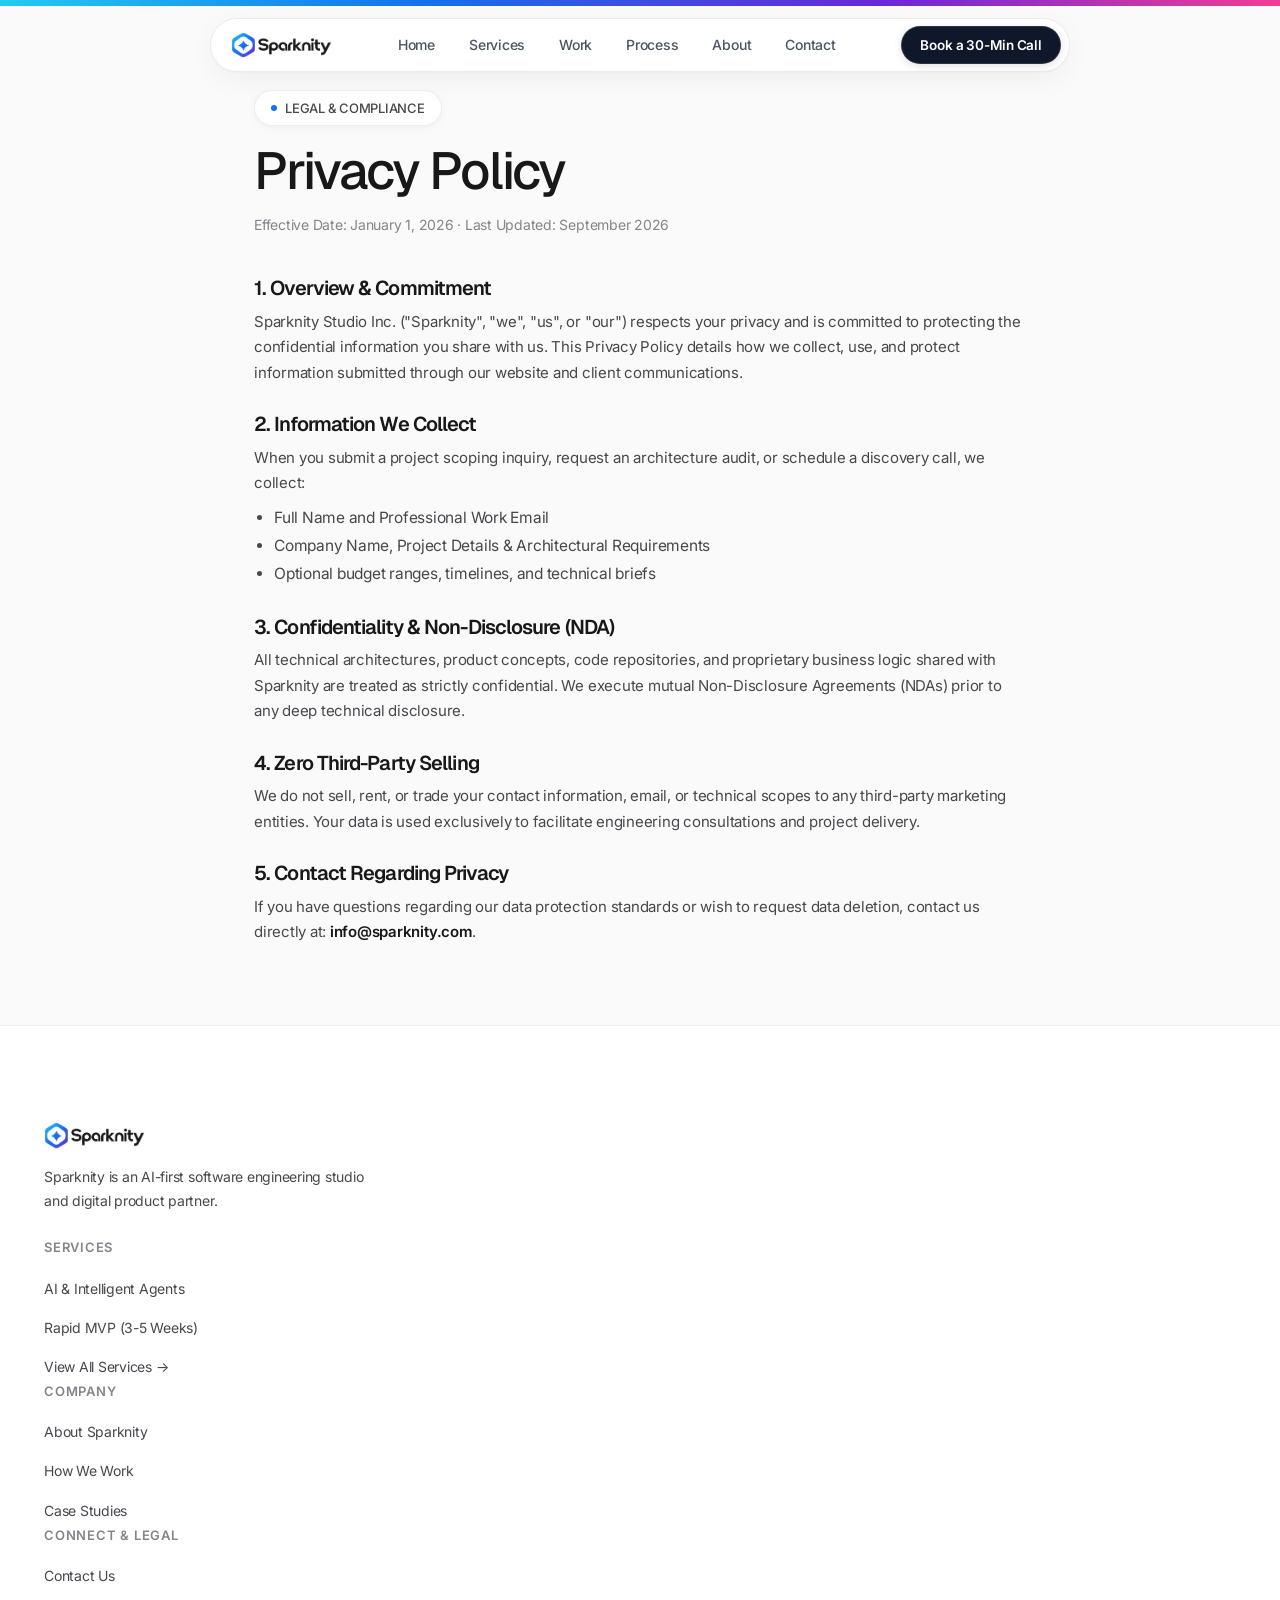
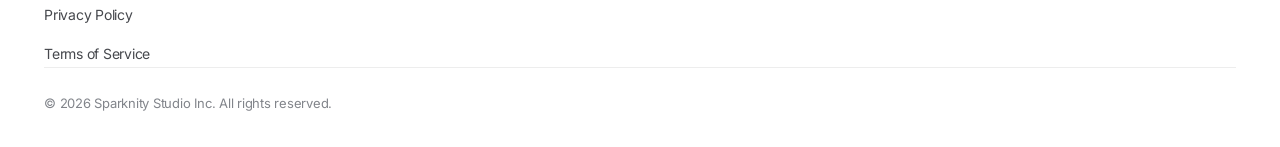
<file: privacy.html>
<!DOCTYPE html>
<html lang="en">
<head>
  <meta charset="UTF-8">
  <meta name="viewport" content="width=device-width, initial-scale=1.0">
  <title>Privacy Policy — Sparknity</title>
  <meta name="description" content="Sparknity's Privacy Policy. Learn how we handle project data, confidentiality, and data protection under our engineering agreements.">
  
  <!-- Favicon -->
  <link rel="icon" type="image/png" href="logo-icon.png">
  
  <!-- Stylesheet -->
  <link rel="stylesheet" href="styles.css">
</head>
<body>

  <!-- Signature Top Spectrum Stripe -->
  <div class="top-spectrum-bar"></div>

  <!-- Header -->
  <header class="site-header">
    <div class="nav-floating-pill">
      <a href="index.html" class="brand-logo" aria-label="Sparknity Home">
        <img src="logo.png" alt="Sparknity" class="brand-logo-img">
      </a>

      <ul class="nav-links">
        <li><a href="index.html" class="nav-link">Home</a></li>
        <li><a href="services.html" class="nav-link">Services</a></li>
        <li><a href="work.html" class="nav-link">Work</a></li>
        <li><a href="process.html" class="nav-link">Process</a></li>
        <li><a href="about.html" class="nav-link">About</a></li>
        <li><a href="contact.html" class="nav-link">Contact</a></li>
      </ul>

      <div class="nav-actions">
        <button type="button" class="btn btn-dark btn-nav-cta open-call-modal" id="navBookCallBtn">Book a 30-Min Call</button>
      </div>

      <button class="mobile-toggle" id="mobileToggle" aria-label="Toggle navigation menu" aria-expanded="false">
        <svg width="20" height="20" viewBox="0 0 24 24" fill="none" stroke="currentColor" stroke-width="2" stroke-linecap="round">
          <line x1="4" y1="7" x2="20" y2="7"></line>
          <line x1="4" y1="12" x2="20" y2="12"></line>
          <line x1="4" y1="17" x2="20" y2="17"></line>
        </svg>
      </button>
    </div>
  </header>

  <!-- Mobile Navigation Drawer -->
  <div class="mobile-nav-drawer" id="mobileDrawer">
    <a href="index.html" class="mobile-nav-link"><span>Home</span><svg width="14" height="14" viewBox="0 0 24 24" fill="none" stroke="currentColor" stroke-width="2"><path d="M9 18l6-6-6-6"/></svg></a>
    <a href="services.html" class="mobile-nav-link"><span>Services</span><svg width="14" height="14" viewBox="0 0 24 24" fill="none" stroke="currentColor" stroke-width="2"><path d="M9 18l6-6-6-6"/></svg></a>
    <a href="work.html" class="mobile-nav-link"><span>Work & Case Studies</span><svg width="14" height="14" viewBox="0 0 24 24" fill="none" stroke="currentColor" stroke-width="2"><path d="M9 18l6-6-6-6"/></svg></a>
    <a href="process.html" class="mobile-nav-link"><span>How We Work (Process)</span><svg width="14" height="14" viewBox="0 0 24 24" fill="none" stroke="currentColor" stroke-width="2"><path d="M9 18l6-6-6-6"/></svg></a>
    <a href="about.html" class="mobile-nav-link"><span>About Sparknity</span><svg width="14" height="14" viewBox="0 0 24 24" fill="none" stroke="currentColor" stroke-width="2"><path d="M9 18l6-6-6-6"/></svg></a>
    <a href="contact.html" class="mobile-nav-link"><span>Contact Us</span><svg width="14" height="14" viewBox="0 0 24 24" fill="none" stroke="currentColor" stroke-width="2"><path d="M9 18l6-6-6-6"/></svg></a>
    <button type="button" class="btn btn-dark open-call-modal" style="width: 100%; justify-content: center; margin-top: 14px; padding: 13px 20px; font-size: 15px; border-radius: 9999px;">Book a 30-Min Call</button>
  </div>

  <main style="padding-top: 90px; padding-bottom: 80px;">
    <div class="container" style="max-width: 820px;">
      <div class="eyebrow-pill" style="margin-bottom: 14px;">
        <span class="dot"></span>
        <span>LEGAL & COMPLIANCE</span>
      </div>

      <h1 style="font-size: clamp(32px, 4.5vw, 52px); letter-spacing: -0.04em; margin-bottom: 12px;">Privacy Policy</h1>
      <p style="font-size: 14px; color: var(--text-muted); margin-bottom: 40px;">Effective Date: January 1, 2026 · Last Updated: September 2026</p>

      <div style="font-size: 15.5px; line-height: 1.8; color: var(--text-secondary); display: flex; flex-direction: column; gap: 28px;">
        <div>
          <h2 style="font-size: 20px; color: var(--text-primary); font-weight: 600; margin-bottom: 8px;">1. Overview & Commitment</h2>
          <p>
            Sparknity Studio Inc. ("Sparknity", "we", "us", or "our") respects your privacy and is committed to protecting the confidential information you share with us. This Privacy Policy details how we collect, use, and protect information submitted through our website and client communications.
          </p>
        </div>

        <div>
          <h2 style="font-size: 20px; color: var(--text-primary); font-weight: 600; margin-bottom: 8px;">2. Information We Collect</h2>
          <p>
            When you submit a project scoping inquiry, request an architecture audit, or schedule a discovery call, we collect:
          </p>
          <ul style="padding-left: 20px; margin-top: 8px;">
            <li>Full Name and Professional Work Email</li>
            <li>Company Name, Project Details & Architectural Requirements</li>
            <li>Optional budget ranges, timelines, and technical briefs</li>
          </ul>
        </div>

        <div>
          <h2 style="font-size: 20px; color: var(--text-primary); font-weight: 600; margin-bottom: 8px;">3. Confidentiality & Non-Disclosure (NDA)</h2>
          <p>
            All technical architectures, product concepts, code repositories, and proprietary business logic shared with Sparknity are treated as strictly confidential. We execute mutual Non-Disclosure Agreements (NDAs) prior to any deep technical disclosure.
          </p>
        </div>

        <div>
          <h2 style="font-size: 20px; color: var(--text-primary); font-weight: 600; margin-bottom: 8px;">4. Zero Third-Party Selling</h2>
          <p>
            We do not sell, rent, or trade your contact information, email, or technical scopes to any third-party marketing entities. Your data is used exclusively to facilitate engineering consultations and project delivery.
          </p>
        </div>

        <div>
          <h2 style="font-size: 20px; color: var(--text-primary); font-weight: 600; margin-bottom: 8px;">5. Contact Regarding Privacy</h2>
          <p>
            If you have questions regarding our data protection standards or wish to request data deletion, contact us directly at: <a href="mailto:info@sparknity.com" style="color: var(--text-primary); font-weight: 600;">info@sparknity.com</a>.
          </p>
        </div>
      </div>
    </div>
  </main>

  <!-- Global Footer -->
  <footer class="site-footer">
    <div class="container">
      <div class="footer-grid">
        <div>
          <a href="index.html" class="brand-logo" style="margin-bottom: 16px; display: inline-flex;">
            <img src="logo.png" alt="Sparknity" class="brand-logo-img">
          </a>
          <p style="font-size: 14px; line-height: 1.7; color: var(--text-secondary); max-width: 320px; margin-bottom: 24px;">
            Sparknity is an AI-first software engineering studio and digital product partner.
          </p>
        </div>
        <div>
          <div class="footer-col-title">Services</div>
          <ul class="footer-nav-list">
            <li><a href="services.html#ai-engineering">AI & Intelligent Agents</a></li>
            <li><a href="services.html#mvp-development">Rapid MVP (3-5 Weeks)</a></li>
            <li><a href="services.html">View All Services →</a></li>
          </ul>
        </div>
        <div>
          <div class="footer-col-title">Company</div>
          <ul class="footer-nav-list">
            <li><a href="about.html">About Sparknity</a></li>
            <li><a href="process.html">How We Work</a></li>
            <li><a href="work.html">Case Studies</a></li>
          </ul>
        </div>
        <div>
          <div class="footer-col-title">Connect & Legal</div>
          <ul class="footer-nav-list">
            <li><a href="contact.html">Contact Us</a></li>
            <li><a href="privacy.html">Privacy Policy</a></li>
            <li><a href="terms.html">Terms of Service</a></li>
          </ul>
        </div>
      </div>
      <div class="footer-bottom-bar">
        <div>&copy; 2026 Sparknity Studio Inc. All rights reserved.</div>
      </div>
    </div>
  </footer>

  <!-- Modal -->
  <div class="modal-overlay" id="callModal" role="dialog" aria-modal="true">
    <div class="modal-card">
      <div class="modal-top-accent"></div>
      <button type="button" class="modal-close-btn" id="closeModalBtn">&times;</button>
      <div class="eyebrow-pill" style="margin-bottom: 10px;">
        <span class="dot"></span>
        <span>⚡ 30-Minute Technical Discovery</span>
      </div>
      <h3 style="font-size: 24px; font-weight: 600; margin-bottom: 8px;">Talk Directly with a Senior Architect</h3>
      <div class="modal-action-row" style="margin-top: 24px;">
        <a href="https://calendly.com" target="_blank" rel="noopener" class="btn btn-dark" style="width: 100%;">Open Live Calendar ↗</a>
        <a href="contact.html" class="btn btn-light" style="width: 100%;">Submit Project Brief →</a>
      </div>
    </div>
  </div>

  <script src="app.js"></script>
</body>
</html>
</file>
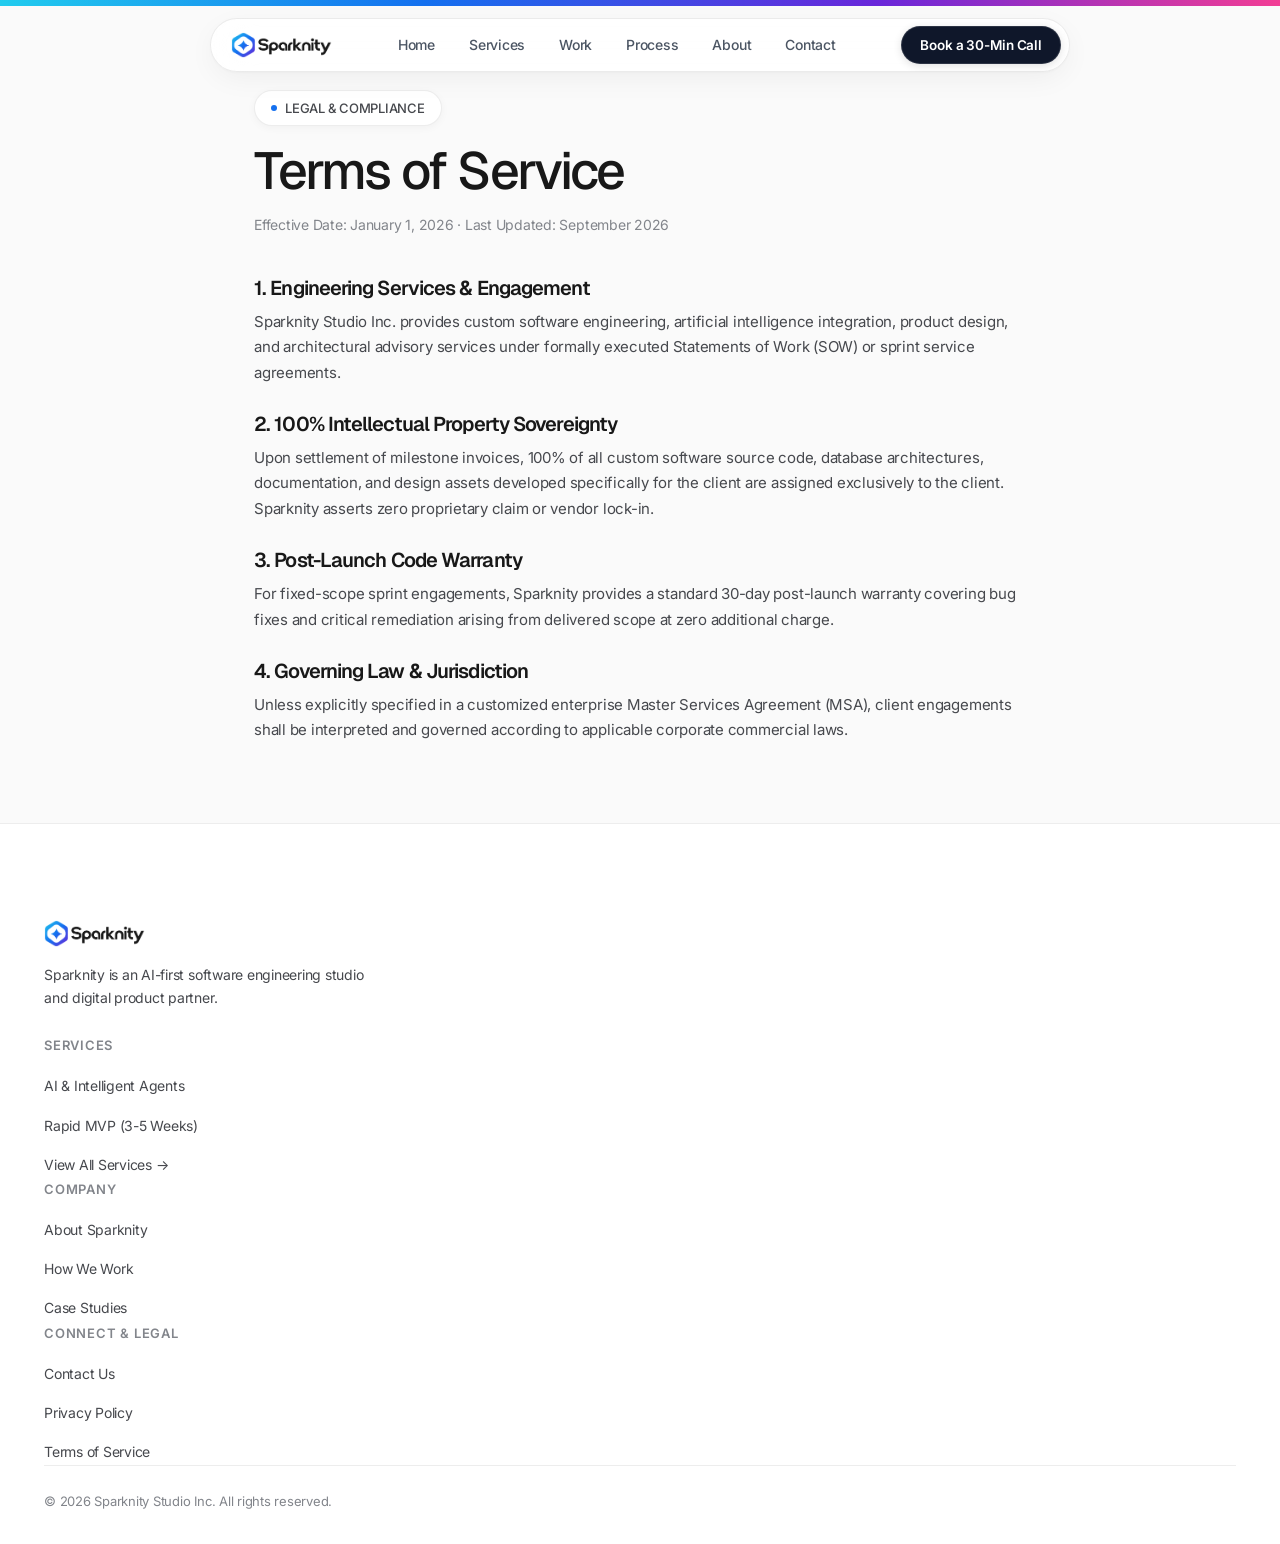
<file: terms.html>
<!DOCTYPE html>
<html lang="en">
<head>
  <meta charset="UTF-8">
  <meta name="viewport" content="width=device-width, initial-scale=1.0">
  <title>Terms of Service — Sparknity</title>
  <meta name="description" content="Sparknity's Terms of Service. Learn about our intellectual property transfer, sprint warranties, and client engagement terms.">
  
  <!-- Favicon -->
  <link rel="icon" type="image/png" href="logo-icon.png">
  
  <!-- Stylesheet -->
  <link rel="stylesheet" href="styles.css">
</head>
<body>

  <!-- Signature Top Spectrum Stripe -->
  <div class="top-spectrum-bar"></div>

  <!-- Header -->
  <header class="site-header">
    <div class="nav-floating-pill">
      <a href="index.html" class="brand-logo" aria-label="Sparknity Home">
        <img src="logo.png" alt="Sparknity" class="brand-logo-img">
      </a>

      <ul class="nav-links">
        <li><a href="index.html" class="nav-link">Home</a></li>
        <li><a href="services.html" class="nav-link">Services</a></li>
        <li><a href="work.html" class="nav-link">Work</a></li>
        <li><a href="process.html" class="nav-link">Process</a></li>
        <li><a href="about.html" class="nav-link">About</a></li>
        <li><a href="contact.html" class="nav-link">Contact</a></li>
      </ul>

      <div class="nav-actions">
        <button type="button" class="btn btn-dark btn-nav-cta open-call-modal" id="navBookCallBtn">Book a 30-Min Call</button>
      </div>

      <button class="mobile-toggle" id="mobileToggle" aria-label="Toggle navigation menu" aria-expanded="false">
        <svg width="20" height="20" viewBox="0 0 24 24" fill="none" stroke="currentColor" stroke-width="2" stroke-linecap="round">
          <line x1="4" y1="7" x2="20" y2="7"></line>
          <line x1="4" y1="12" x2="20" y2="12"></line>
          <line x1="4" y1="17" x2="20" y2="17"></line>
        </svg>
      </button>
    </div>
  </header>

  <!-- Mobile Navigation Drawer -->
  <div class="mobile-nav-drawer" id="mobileDrawer">
    <a href="index.html" class="mobile-nav-link"><span>Home</span><svg width="14" height="14" viewBox="0 0 24 24" fill="none" stroke="currentColor" stroke-width="2"><path d="M9 18l6-6-6-6"/></svg></a>
    <a href="services.html" class="mobile-nav-link"><span>Services</span><svg width="14" height="14" viewBox="0 0 24 24" fill="none" stroke="currentColor" stroke-width="2"><path d="M9 18l6-6-6-6"/></svg></a>
    <a href="work.html" class="mobile-nav-link"><span>Work & Case Studies</span><svg width="14" height="14" viewBox="0 0 24 24" fill="none" stroke="currentColor" stroke-width="2"><path d="M9 18l6-6-6-6"/></svg></a>
    <a href="process.html" class="mobile-nav-link"><span>How We Work (Process)</span><svg width="14" height="14" viewBox="0 0 24 24" fill="none" stroke="currentColor" stroke-width="2"><path d="M9 18l6-6-6-6"/></svg></a>
    <a href="about.html" class="mobile-nav-link"><span>About Sparknity</span><svg width="14" height="14" viewBox="0 0 24 24" fill="none" stroke="currentColor" stroke-width="2"><path d="M9 18l6-6-6-6"/></svg></a>
    <a href="contact.html" class="mobile-nav-link"><span>Contact Us</span><svg width="14" height="14" viewBox="0 0 24 24" fill="none" stroke="currentColor" stroke-width="2"><path d="M9 18l6-6-6-6"/></svg></a>
    <button type="button" class="btn btn-dark open-call-modal" style="width: 100%; justify-content: center; margin-top: 14px; padding: 13px 20px; font-size: 15px; border-radius: 9999px;">Book a 30-Min Call</button>
  </div>

  <main style="padding-top: 90px; padding-bottom: 80px;">
    <div class="container" style="max-width: 820px;">
      <div class="eyebrow-pill" style="margin-bottom: 14px;">
        <span class="dot"></span>
        <span>LEGAL & COMPLIANCE</span>
      </div>

      <h1 style="font-size: clamp(32px, 4.5vw, 52px); letter-spacing: -0.04em; margin-bottom: 12px;">Terms of Service</h1>
      <p style="font-size: 14px; color: var(--text-muted); margin-bottom: 40px;">Effective Date: January 1, 2026 · Last Updated: September 2026</p>

      <div style="font-size: 15.5px; line-height: 1.8; color: var(--text-secondary); display: flex; flex-direction: column; gap: 28px;">
        <div>
          <h2 style="font-size: 20px; color: var(--text-primary); font-weight: 600; margin-bottom: 8px;">1. Engineering Services & Engagement</h2>
          <p>
            Sparknity Studio Inc. provides custom software engineering, artificial intelligence integration, product design, and architectural advisory services under formally executed Statements of Work (SOW) or sprint service agreements.
          </p>
        </div>

        <div>
          <h2 style="font-size: 20px; color: var(--text-primary); font-weight: 600; margin-bottom: 8px;">2. 100% Intellectual Property Sovereignty</h2>
          <p>
            Upon settlement of milestone invoices, 100% of all custom software source code, database architectures, documentation, and design assets developed specifically for the client are assigned exclusively to the client. Sparknity asserts zero proprietary claim or vendor lock-in.
          </p>
        </div>

        <div>
          <h2 style="font-size: 20px; color: var(--text-primary); font-weight: 600; margin-bottom: 8px;">3. Post-Launch Code Warranty</h2>
          <p>
            For fixed-scope sprint engagements, Sparknity provides a standard 30-day post-launch warranty covering bug fixes and critical remediation arising from delivered scope at zero additional charge.
          </p>
        </div>

        <div>
          <h2 style="font-size: 20px; color: var(--text-primary); font-weight: 600; margin-bottom: 8px;">4. Governing Law & Jurisdiction</h2>
          <p>
            Unless explicitly specified in a customized enterprise Master Services Agreement (MSA), client engagements shall be interpreted and governed according to applicable corporate commercial laws.
          </p>
        </div>
      </div>
    </div>
  </main>

  <!-- Global Footer -->
  <footer class="site-footer">
    <div class="container">
      <div class="footer-grid">
        <div>
          <a href="index.html" class="brand-logo" style="margin-bottom: 16px; display: inline-flex;">
            <img src="logo.png" alt="Sparknity" class="brand-logo-img">
          </a>
          <p style="font-size: 14px; line-height: 1.7; color: var(--text-secondary); max-width: 320px; margin-bottom: 24px;">
            Sparknity is an AI-first software engineering studio and digital product partner.
          </p>
        </div>
        <div>
          <div class="footer-col-title">Services</div>
          <ul class="footer-nav-list">
            <li><a href="services.html#ai-engineering">AI & Intelligent Agents</a></li>
            <li><a href="services.html#mvp-development">Rapid MVP (3-5 Weeks)</a></li>
            <li><a href="services.html">View All Services →</a></li>
          </ul>
        </div>
        <div>
          <div class="footer-col-title">Company</div>
          <ul class="footer-nav-list">
            <li><a href="about.html">About Sparknity</a></li>
            <li><a href="process.html">How We Work</a></li>
            <li><a href="work.html">Case Studies</a></li>
          </ul>
        </div>
        <div>
          <div class="footer-col-title">Connect & Legal</div>
          <ul class="footer-nav-list">
            <li><a href="contact.html">Contact Us</a></li>
            <li><a href="privacy.html">Privacy Policy</a></li>
            <li><a href="terms.html">Terms of Service</a></li>
          </ul>
        </div>
      </div>
      <div class="footer-bottom-bar">
        <div>&copy; 2026 Sparknity Studio Inc. All rights reserved.</div>
      </div>
    </div>
  </footer>

  <!-- Modal -->
  <div class="modal-overlay" id="callModal" role="dialog" aria-modal="true">
    <div class="modal-card">
      <div class="modal-top-accent"></div>
      <button type="button" class="modal-close-btn" id="closeModalBtn">&times;</button>
      <div class="eyebrow-pill" style="margin-bottom: 10px;">
        <span class="dot"></span>
        <span>⚡ 30-Minute Technical Discovery</span>
      </div>
      <h3 style="font-size: 24px; font-weight: 600; margin-bottom: 8px;">Talk Directly with a Senior Architect</h3>
      <div class="modal-action-row" style="margin-top: 24px;">
        <a href="https://calendly.com" target="_blank" rel="noopener" class="btn btn-dark" style="width: 100%;">Open Live Calendar ↗</a>
        <a href="contact.html" class="btn btn-light" style="width: 100%;">Submit Project Brief →</a>
      </div>
    </div>
  </div>

  <script src="app.js"></script>
</body>
</html>
</file>
<file: styles.css>
/* ==========================================================================
   Sparknity - Modern Design System (Salix Light-Mode System)
   Framer Motion Physics, Lenis Smooth Scroll & Refined Micro-Animations
   ========================================================================== */

@import url('https://fonts.googleapis.com/css2?family=Geist:wght@400;500;600;700&family=Inter:wght@400;500;600;700&display=swap');

/* --- Design Tokens --- */
:root {
  /* Canvas & Surface Colors */
  --bg-canvas: #fafafa;
  --bg-white: #ffffff;
  --bg-subtle: #f5f5f7;
  --bg-raised: #f0f2f5;
  --bg-card: #ffffff;
  --bg-card-hover: #ffffff;
  --bg-preview: #f8fafc;

  /* Text Colors */
  --text-primary: #181818;
  --text-secondary: #46484d;
  --text-muted: #82858b;
  --text-light: #9ea1a8;
  --text-inverse: #ffffff;

  /* Hairline Borders */
  --border-hairline: rgba(0, 0, 0, 0.07);
  --border-subtle: rgba(0, 0, 0, 0.09);
  --border-medium: rgba(0, 0, 0, 0.14);
  --border-focus: #1470ef;

  /* Brand Accents & Gradients */
  --brand-blue: #1470ef;
  --brand-cyan: #21ccee;
  --brand-purple: #6927da;
  --brand-pink: #f23d94;
  --brand-emerald: #10b981;
  --brand-amber: #f59e0b;
  --brand-coral: #ff4757;

  --gradient-spectrum: linear-gradient(90deg, #21ccee 0%, #1470ef 33.2%, #6927da 68.5%, #f23d94 100%);
  --gradient-brand: linear-gradient(135deg, #21ccee 0%, #1470ef 100%);
  --gradient-glow: radial-gradient(circle, rgba(20, 112, 239, 0.12) 0%, rgba(33, 204, 238, 0.05) 50%, transparent 70%);

  /* Framer Motion Easing Functions */
  --ease-framer: cubic-bezier(0.16, 1, 0.3, 1);
  --ease-out-quad: cubic-bezier(0.25, 1, 0.5, 1);
  --ease-spring: cubic-bezier(0.34, 1.56, 0.64, 1);

  /* Typography Scale */
  --font-heading: 'Geist', -apple-system, BlinkMacSystemFont, "Segoe UI", Roboto, sans-serif;
  --font-body: 'Inter', -apple-system, BlinkMacSystemFont, "Segoe UI", Roboto, sans-serif;

  --font-hero: clamp(36px, 5.2vw, 62px);
  --font-h2: clamp(26px, 3.6vw, 44px);
  --font-h3: 24px;
  --font-h4: 19px;
  --font-body-size: 15px;
  --font-sm: 13.5px;
  --font-xs: 12px;

  /* Spacing Scale */
  --space-1: 4px;
  --space-2: 8px;
  --space-3: 12px;
  --space-4: 16px;
  --space-5: 20px;
  --space-6: 24px;
  --space-7: 32px;
  --space-8: 48px;
  --space-9: 64px;
  --space-10: 96px;
  --space-11: 128px;

  /* Radius Scale */
  --radius-xs: 4px;
  --radius-sm: 8px;
  --radius-md: 12px;
  --radius-lg: 16px;
  --radius-xl: 20px;
  --radius-2xl: 26px;
  --radius-pill: 9999px;

  /* Shadows */
  --shadow-sm: 0 2px 8px rgba(0, 0, 0, 0.04);
  --shadow-card: 0 4px 20px -2px rgba(0, 0, 0, 0.05), 0 1px 3px rgba(0, 0, 0, 0.03);
  --shadow-card-hover: 0 16px 36px -6px rgba(0, 0, 0, 0.08), 0 2px 6px rgba(0, 0, 0, 0.03);
  --shadow-mockup: 0 24px 60px -15px rgba(0, 0, 0, 0.09), 0 4px 16px -2px rgba(0, 0, 0, 0.04);
  --shadow-button: 0 4px 14px rgba(0, 0, 0, 0.12);

  /* Layout */
  --content-max-width: 1240px;
  --nav-height: 64px;

  /* Transitions */
  --transition-fast: 160ms var(--ease-framer);
  --transition-smooth: 280ms var(--ease-framer);
  --transition-motion: 650ms var(--ease-framer);
}

/* --- Global Reset & Base Setup --- */
*, *::before, *::after {
  box-sizing: border-box;
  margin: 0;
  padding: 0;
}

html {
  color-scheme: light;
  font-size: 16px;
  background-color: var(--bg-canvas);
  overflow-x: hidden;
  width: 100%;
}

/* Lenis Recommended CSS for smooth scrolling */
html.lenis, html.lenis body {
  height: auto;
}

.lenis.lenis-smooth {
  scroll-behavior: auto !important;
}

.lenis.lenis-smooth [data-lenis-prevent] {
  overscroll-behavior: contain;
}

.lenis.lenis-stopped {
  overflow: hidden;
}

.lenis.lenis-smooth iframe {
  pointer-events: none;
}

body {
  font-family: var(--font-body);
  background-color: var(--bg-canvas);
  color: var(--text-primary);
  line-height: 1.7;
  letter-spacing: -0.015em;
  overflow-x: hidden;
  position: relative;
  -webkit-font-smoothing: antialiased;
  -moz-osx-font-smoothing: grayscale;
}

/* Top Spectrum Accent Line (Salix Exact 6px Rainbow Edge) */
.top-spectrum-bar {
  position: fixed;
  top: 0;
  left: 0;
  right: 0;
  height: 6px;
  background: var(--gradient-spectrum);
  z-index: 1000;
}

/* Pristine Canvas Atmosphere (Matching Salix video) */
body {
  background-color: var(--bg-canvas);
}

/* Container */
.container {
  width: 100%;
  max-width: var(--content-max-width);
  margin-left: auto;
  margin-right: auto;
  padding-left: var(--space-6);
  padding-right: var(--space-6);
  position: relative;
  z-index: 2;
}

@media (max-width: 640px) {
  .container {
    padding-left: var(--space-4);
    padding-right: var(--space-4);
  }
}

/* Sections */
section {
  padding-top: var(--space-10);
  padding-bottom: var(--space-10);
  position: relative;
}

@media (min-width: 860px) {
  section {
    padding-top: var(--space-11);
    padding-bottom: var(--space-11);
  }
}

/* ==========================================================================
   Framer Motion Text & Sentence Reveal Styles
   ========================================================================== */
.reveal-word-mask {
  display: inline-block;
  overflow: hidden;
  vertical-align: top;
  margin-right: 0.26em;
  padding-bottom: 0.08em;
}

.reveal-word {
  display: inline-block;
  transform: translateY(115%);
  opacity: 0;
  filter: blur(4px);
  transition: transform 0.85s var(--ease-framer), opacity 0.75s var(--ease-framer), filter 0.75s var(--ease-framer);
  will-change: transform, opacity, filter;
}

.reveal-word.is-revealed {
  transform: translateY(0);
  opacity: 1;
  filter: blur(0);
}

/* Scroll Reveal Data Attributes */
[data-reveal] {
  opacity: 0;
  transform: translateY(28px);
  transition: opacity 0.85s var(--ease-framer), transform 0.85s var(--ease-framer);
  will-change: opacity, transform;
}

[data-reveal].is-revealed {
  opacity: 1;
  transform: translateY(0);
}

/* Fade in scale for hero mockup */
[data-reveal="scale-up"] {
  opacity: 0;
  transform: translateY(36px) scale(0.97);
  transition: opacity 1s var(--ease-framer), transform 1s var(--ease-framer);
}

[data-reveal="scale-up"].is-revealed {
  opacity: 1;
  transform: translateY(0) scale(1);
}

/* Stagger delays */
[data-delay="100"] { transition-delay: 100ms; }
[data-delay="150"] { transition-delay: 150ms; }
[data-delay="200"] { transition-delay: 200ms; }
[data-delay="250"] { transition-delay: 250ms; }
[data-delay="300"] { transition-delay: 300ms; }
[data-delay="350"] { transition-delay: 350ms; }
[data-delay="400"] { transition-delay: 400ms; }

/* Respect reduced motion */
@media (prefers-reduced-motion: reduce) {
  .reveal-word, [data-reveal], [data-reveal="scale-up"] {
    transform: none !important;
    opacity: 1 !important;
    filter: none !important;
    transition: none !important;
  }
}

/* --- Typography Tokens --- */
h1, h2, h3, h4, h5, h6 {
  font-family: var(--font-heading);
  font-weight: 500;
  color: var(--text-primary);
  line-height: 1.18;
}

h1 {
  font-size: var(--font-hero);
  letter-spacing: -0.055em;
}

h2 {
  font-size: var(--font-h2);
  letter-spacing: -0.045em;
}

h3 {
  font-size: var(--font-h3);
  letter-spacing: -0.035em;
}

h4 {
  font-size: var(--font-h4);
  letter-spacing: -0.025em;
}

p {
  color: var(--text-secondary);
  font-size: var(--font-body-size);
  line-height: 1.7;
}

.eyebrow-pill {
  display: inline-flex;
  align-items: center;
  gap: var(--space-2);
  background: var(--bg-white);
  border: 1px solid var(--border-hairline);
  padding: 6px 16px;
  border-radius: var(--radius-pill);
  font-size: 13px;
  font-weight: 500;
  color: var(--text-secondary);
  box-shadow: var(--shadow-sm);
  margin-bottom: var(--space-4);
  transition: transform var(--transition-fast), border-color var(--transition-fast);
}

.eyebrow-pill:hover {
  border-color: var(--border-medium);
  transform: translateY(-1px);
}

.eyebrow-pill .dot {
  width: 6px;
  height: 6px;
  border-radius: 50%;
  background: var(--brand-blue);
  animation: gentlePulse 2.5s infinite;
}

@keyframes gentlePulse {
  0%, 100% { transform: scale(1); opacity: 1; }
  50% { transform: scale(0.85); opacity: 0.5; }
}

.section-header {
  margin-bottom: var(--space-8);
}

.section-header.center {
  text-align: center;
  max-width: 780px;
  margin-left: auto;
  margin-right: auto;
}

.section-subtitle {
  margin-top: var(--space-3);
  font-size: 17px;
  color: var(--text-secondary);
  line-height: 1.65;
  max-width: 620px;
}

.section-header.center .section-subtitle {
  margin-left: auto;
  margin-right: auto;
}

/* --- Interactive Buttons --- */
a {
  color: inherit;
  text-decoration: none;
  transition: color var(--transition-fast);
}

.btn {
  display: inline-flex;
  align-items: center;
  justify-content: center;
  gap: var(--space-2);
  font-family: var(--font-body);
  font-size: var(--font-sm);
  font-weight: 600;
  letter-spacing: -0.01em;
  padding: 10px 22px;
  border-radius: var(--radius-pill);
  cursor: pointer;
  transition: all var(--transition-smooth);
  border: 1px solid transparent;
  outline: none;
  user-select: none;
  white-space: nowrap;
}

.btn-dark {
  background: #181818;
  color: #ffffff;
  border-color: #181818;
  box-shadow: 0 4px 16px rgba(0, 0, 0, 0.15);
}

.btn-dark:hover {
  background: #000000;
  transform: translateY(-2px);
  box-shadow: 0 8px 24px rgba(0, 0, 0, 0.24);
}

.btn-light {
  background: #ffffff;
  color: var(--text-primary);
  border-color: var(--border-subtle);
  box-shadow: var(--shadow-sm);
}

.btn-light:hover {
  background: #fdfdfd;
  border-color: var(--border-medium);
  transform: translateY(-2px);
  box-shadow: var(--shadow-card);
}

/* ==========================================================================
   Salix Signature CTA Button with Spectrum Rim & Ambient Underlay Glow
   ========================================================================== */
.salix-cta-wrapper {
  position: relative;
  display: inline-flex;
  align-items: center;
  justify-content: center;
}

/* Ambient Spectrum Glow diffused underneath */
.salix-cta-glow {
  position: absolute;
  left: 50%;
  bottom: -2px;
  transform: translateX(-50%);
  width: 72%;
  height: 24px;
  background: linear-gradient(90deg, #21ccee 0%, #1470ef 33.28%, #6927da 68.47%, #f23d94 100%);
  filter: blur(16px);
  border-radius: 9999px;
  pointer-events: none;
  opacity: 0.95;
  transition: opacity 0.3s cubic-bezier(0.16, 1, 0.3, 1), transform 0.3s cubic-bezier(0.16, 1, 0.3, 1), filter 0.3s cubic-bezier(0.16, 1, 0.3, 1);
}

.salix-cta-wrapper:hover .salix-cta-glow {
  opacity: 1;
  transform: translateX(-50%) scale(1.08);
  filter: blur(18px);
}

/* Outer Spectrum Shell (Exposes crisp 1.4px gradient rim along bottom) */
.salix-cta-btn {
  position: relative;
  z-index: 1;
  display: inline-flex;
  align-items: center;
  justify-content: center;
  border-radius: 100px;
  padding: 0 0 1.4px 0;
  background: linear-gradient(90deg, #21ccee 0%, #1470ef 33.28%, #6927da 68.47%, #f23d94 100%);
  text-decoration: none;
  cursor: pointer;
  box-shadow: 0 4px 18px rgba(0, 0, 0, 0.22);
  transition: transform 0.25s cubic-bezier(0.16, 1, 0.3, 1), box-shadow 0.25s cubic-bezier(0.16, 1, 0.3, 1);
  -webkit-tap-highlight-color: transparent;
}

.salix-cta-btn:hover {
  transform: translateY(-2px);
  box-shadow: 0 8px 28px rgba(0, 0, 0, 0.32);
}

/* Inner Solid Dark Pill with Pure White Typography */
.salix-cta-inner {
  display: inline-flex;
  align-items: center;
  justify-content: center;
  border-radius: 100px;
  padding: 13px 26px;
  background: linear-gradient(180deg, #242226 -51%, #100202 18%, #100202 132%);
  color: #ffffff;
  font-family: var(--font-body);
  font-size: 15px;
  font-weight: 500;
  letter-spacing: -0.015em;
  line-height: 1.2;
  white-space: nowrap;
  user-select: none;
  transition: background 0.2s ease;
}

.salix-cta-btn:hover .salix-cta-inner {
  background: linear-gradient(180deg, #2a282d -51%, #150303 18%, #150303 132%);
}

/* ==========================================================================
   Header & Floating Navigation
   ========================================================================== */
.site-header {
  position: fixed;
  top: 18px;
  left: 0;
  right: 0;
  z-index: 100;
  display: flex;
  justify-content: center;
  padding: 0 var(--space-4);
  pointer-events: none;
}

.nav-floating-pill {
  width: 100%;
  max-width: 860px;
  height: 54px;
  background: rgba(255, 255, 255, 0.84);
  backdrop-filter: blur(20px) saturate(180%);
  -webkit-backdrop-filter: blur(20px) saturate(180%);
  border: 1px solid rgba(0, 0, 0, 0.08);
  border-radius: var(--radius-pill);
  box-shadow: 0 8px 30px -4px rgba(0, 0, 0, 0.06), 0 1px 3px rgba(0, 0, 0, 0.03);
  display: flex;
  align-items: center;
  justify-content: space-between;
  padding: 0 8px 0 20px;
  pointer-events: auto;
  transition: all 0.3s cubic-bezier(0.16, 1, 0.3, 1);
}

.site-header.scrolled .nav-floating-pill {
  background: rgba(255, 255, 255, 0.96);
  box-shadow: 0 12px 36px -4px rgba(0, 0, 0, 0.1), 0 2px 6px rgba(0, 0, 0, 0.04);
  border-color: rgba(0, 0, 0, 0.1);
  transform: translateY(-2px);
}

.brand-logo {
  display: flex;
  align-items: center;
  gap: 10px;
  font-family: var(--font-heading);
  font-size: 19px;
  font-weight: 700;
  letter-spacing: -0.04em;
  color: var(--text-primary);
  text-decoration: none;
}

.brand-logo-img {
  height: 27px;
  width: auto;
  display: block;
  object-fit: contain;
  transition: transform var(--transition-smooth);
}

.brand-logo:hover .brand-logo-img {
  transform: scale(1.04);
}

.logo-symbol {
  width: 28px;
  height: 28px;
  display: flex;
  align-items: center;
  justify-content: center;
  flex-shrink: 0;
  transition: transform var(--transition-smooth);
}

.brand-logo:hover .logo-symbol {
  transform: scale(1.08) rotate(4deg);
}

.nav-links {
  display: none;
  align-items: center;
  gap: 4px;
  list-style: none;
  margin: 0;
  padding: 0;
}

@media (min-width: 900px) {
  .nav-links {
    display: flex;
  }
}

.nav-link {
  font-size: 14px;
  font-weight: 500;
  color: #4b5563;
  padding: 7px 15px;
  border-radius: var(--radius-pill);
  transition: all 0.22s cubic-bezier(0.16, 1, 0.3, 1);
  position: relative;
  display: inline-flex;
  align-items: center;
  text-decoration: none;
}

.nav-link:hover {
  color: #000000;
  background: rgba(0, 0, 0, 0.05);
  transform: translateY(-1px);
}

.nav-link:active {
  transform: scale(0.97);
  background: rgba(0, 0, 0, 0.08);
}

.nav-link-contact {
  color: #374151;
  font-weight: 500;
  margin-right: 4px;
}

.btn-nav-cta {
  height: 38px;
  padding: 0 18px;
  font-size: 13.5px;
  font-weight: 600;
  border-radius: var(--radius-pill);
  background: #0f172a;
  color: #ffffff !important;
  border: 1px solid rgba(255, 255, 255, 0.12);
  box-shadow: 0 2px 8px rgba(0, 0, 0, 0.12);
  display: inline-flex;
  align-items: center;
  justify-content: center;
  cursor: pointer;
  text-decoration: none !important;
  transition: all 0.25s cubic-bezier(0.16, 1, 0.3, 1);
}

.btn-nav-cta:hover {
  background: #000000;
  color: #ffffff !important;
  transform: translateY(-1.5px) scale(1.02);
  box-shadow: 0 6px 18px rgba(0, 0, 0, 0.22);
}

.btn-nav-cta:active {
  transform: scale(0.98);
}

.nav-actions {
  display: flex;
  align-items: center;
  gap: 4px;
}

@media (max-width: 899px) {
  .nav-actions {
    display: none !important;
  }
}

.mobile-toggle {
  display: flex;
  align-items: center;
  justify-content: center;
  width: 40px;
  height: 40px;
  background: var(--bg-subtle);
  border: 1px solid var(--border-hairline);
  border-radius: var(--radius-pill);
  color: var(--text-primary);
  cursor: pointer;
  transition: all var(--transition-fast);
  outline: none;
}

.mobile-toggle:hover {
  background: #eaeaea;
  transform: scale(1.05);
}

.mobile-toggle:active {
  transform: scale(0.95);
}

@media (min-width: 900px) {
  .mobile-toggle {
    display: none !important;
  }
}

/* Mobile Nav Drawer */
.mobile-nav-drawer {
  position: fixed;
  top: 76px;
  left: 12px;
  right: 12px;
  background: rgba(255, 255, 255, 0.98);
  backdrop-filter: blur(28px);
  -webkit-backdrop-filter: blur(28px);
  border: 1px solid var(--border-subtle);
  border-radius: 20px;
  box-shadow: 0 24px 60px -10px rgba(0, 0, 0, 0.18), 0 4px 16px rgba(0, 0, 0, 0.04);
  padding: 18px 16px;
  display: none;
  flex-direction: column;
  gap: 2px;
  z-index: 1000;
  max-height: calc(100vh - 96px);
  overflow-y: auto;
}

.mobile-nav-drawer.open {
  display: flex;
  animation: drawerSlideDown 0.32s cubic-bezier(0.16, 1, 0.3, 1);
}

@keyframes drawerSlideDown {
  from { opacity: 0; transform: translateY(-10px) scale(0.98); }
  to { opacity: 1; transform: translateY(0) scale(1); }
}

.mobile-nav-link {
  font-size: 15.5px;
  font-weight: 500;
  color: var(--text-primary);
  padding: 12px 8px;
  border-bottom: 1px solid var(--border-hairline);
  display: flex;
  align-items: center;
  justify-content: space-between;
  transition: color var(--transition-fast), padding-left var(--transition-fast);
  text-decoration: none;
}

.mobile-nav-link:last-of-type {
  border-bottom: none;
}

.mobile-nav-link svg {
  color: var(--text-muted);
  transition: transform var(--transition-fast);
}

.mobile-nav-link:hover {
  color: var(--brand-blue);
  padding-left: 4px;
}

.mobile-nav-link:hover svg {
  color: var(--brand-blue);
  transform: translateX(3px);
}

/* ==========================================================================
   Hero Section
   ========================================================================== */
.hero-section {
  padding-top: calc(var(--nav-height) + 65px);
  padding-bottom: var(--space-9);
  text-align: center;
  position: relative;
}

.hero-content-wrap {
  max-width: 880px;
  margin: 0 auto;
}

.hero-title {
  margin-bottom: var(--space-4);
  font-weight: 500;
  line-height: 1.12;
}

.hero-desc {
  max-width: 660px;
  margin: 0 auto var(--space-7);
  font-size: 18px;
  color: var(--text-secondary);
  line-height: 1.65;
}

@media (max-width: 640px) {
  .hero-desc {
    font-size: 16px;
  }
}

.hero-cta-group {
  display: flex;
  align-items: center;
  justify-content: center;
  gap: var(--space-4);
  flex-wrap: wrap;
  margin-bottom: var(--space-2);
}

.hero-subcaption {
  font-size: 13px;
  color: var(--text-muted);
  margin-bottom: var(--space-9);
}

/* ==========================================================================
   Hero Software Dashboard Mockup Frame
   ========================================================================== */
.hero-mockup-frame {
  max-width: 1080px;
  margin: 0 auto;
  background: var(--bg-white);
  border: 1px solid var(--border-hairline);
  border-radius: var(--radius-2xl);
  box-shadow: var(--shadow-mockup);
  overflow: hidden;
  text-align: left;
  transform-style: preserve-3d;
  transition: transform 0.4s var(--ease-framer), box-shadow 0.4s var(--ease-framer);
}

.hero-mockup-frame:hover {
  box-shadow: 0 30px 70px -15px rgba(0, 0, 0, 0.12), 0 6px 20px -2px rgba(0, 0, 0, 0.05);
}

.mockup-inner-grid {
  display: grid;
  grid-template-columns: 1fr;
}

@media (min-width: 860px) {
  .mockup-inner-grid {
    grid-template-columns: 220px 1fr;
  }
}

.mockup-sidebar {
  background: #fbfbfb;
  border-right: 1px solid var(--border-hairline);
  padding: var(--space-6) var(--space-4);
  display: none;
  flex-direction: column;
  justify-content: space-between;
}

@media (min-width: 860px) {
  .mockup-sidebar {
    display: flex;
  }
}

.mockup-brand {
  display: flex;
  align-items: center;
  gap: 8px;
  font-family: var(--font-heading);
  font-size: 16px;
  font-weight: 700;
  color: var(--text-primary);
  margin-bottom: var(--space-6);
  padding-left: 8px;
}

.mockup-menu-list {
  list-style: none;
  display: flex;
  flex-direction: column;
  gap: 4px;
}

.mockup-menu-item {
  display: flex;
  align-items: center;
  justify-content: space-between;
  padding: 8px 12px;
  border-radius: var(--radius-sm);
  font-size: 13px;
  color: var(--text-secondary);
  font-weight: 500;
}

.mockup-menu-item.active {
  background: var(--bg-white);
  color: var(--brand-blue);
  box-shadow: 0 1px 4px rgba(0, 0, 0, 0.04);
}

.mockup-badge {
  font-size: 11px;
  font-weight: 600;
  background: #ff4757;
  color: #fff;
  padding: 1px 6px;
  border-radius: var(--radius-pill);
}

/* Dashboard Body */
.mockup-body {
  padding: var(--space-6) var(--space-7);
  background: #ffffff;
}

@media (max-width: 640px) {
  .mockup-body {
    padding: var(--space-4);
  }
}

.mockup-header-row {
  display: flex;
  align-items: center;
  justify-content: space-between;
  margin-bottom: var(--space-6);
  padding-bottom: var(--space-4);
  border-bottom: 1px solid var(--border-hairline);
}

.mockup-header-title {
  font-family: var(--font-heading);
  font-size: 20px;
  font-weight: 600;
  color: var(--text-primary);
}

.mockup-user-pill {
  display: flex;
  align-items: center;
  gap: 10px;
  font-size: 13px;
}

.mockup-avatar {
  width: 32px;
  height: 32px;
  border-radius: 50%;
  background: linear-gradient(135deg, #21ccee, #1470ef);
  display: flex;
  align-items: center;
  justify-content: center;
  color: #ffffff;
  font-weight: 600;
  font-size: 12px;
}

/* Top Balance & Sparkline Row */
.mockup-hero-card {
  background: #fafafa;
  border: 1px solid var(--border-hairline);
  border-radius: var(--radius-lg);
  padding: var(--space-5);
  margin-bottom: var(--space-5);
  display: flex;
  align-items: center;
  justify-content: space-between;
  flex-wrap: wrap;
  gap: var(--space-4);
}

.mockup-balance-amount {
  font-family: var(--font-heading);
  font-size: 28px;
  font-weight: 600;
  color: var(--text-primary);
  margin: 4px 0;
}

.mockup-svg-sparkline {
  width: 220px;
  height: 48px;
  overflow: visible;
}

.mockup-svg-sparkline path {
  stroke-dasharray: 400;
  stroke-dashoffset: 400;
  transition: stroke-dashoffset 2s var(--ease-framer);
}

.mockup-svg-sparkline.animated path {
  stroke-dashoffset: 0;
}

/* 3 Quick Metric Cards inside Dashboard */
.mockup-metrics-grid {
  display: grid;
  grid-template-columns: 1fr;
  gap: var(--space-4);
  margin-bottom: var(--space-6);
}

@media (min-width: 600px) {
  .mockup-metrics-grid {
    grid-template-columns: repeat(3, 1fr);
  }
}

.metric-micro-card {
  background: #fafafa;
  border: 1px solid var(--border-hairline);
  border-radius: var(--radius-md);
  padding: 14px 16px;
  transition: transform var(--transition-fast), background var(--transition-fast);
}

.metric-micro-card:hover {
  background: #f4f5f8;
  transform: translateY(-2px);
}

.metric-micro-label {
  font-size: 12px;
  color: var(--text-muted);
}

.metric-micro-value {
  font-family: var(--font-heading);
  font-size: 20px;
  font-weight: 600;
  color: var(--text-primary);
  margin: 4px 0;
}

.metric-micro-badge {
  font-size: 11px;
  font-weight: 600;
}

.metric-micro-badge.up {
  color: var(--brand-emerald);
}

.metric-micro-badge.down {
  color: var(--brand-coral);
}

/* Embedded AI Project Scope Assistant */
.mockup-ai-scope-box {
  background: #fbfbfd;
  border: 1px solid var(--border-hairline);
  border-radius: var(--radius-lg);
  padding: var(--space-5);
}

.ai-scope-header {
  display: flex;
  align-items: center;
  justify-content: space-between;
  margin-bottom: var(--space-3);
}

.ai-scope-title {
  display: flex;
  align-items: center;
  gap: 8px;
  font-size: 13px;
  font-weight: 600;
  color: var(--text-primary);
}

.ai-scope-live-badge {
  font-size: 11px;
  font-weight: 600;
  color: var(--brand-emerald);
  display: inline-flex;
  align-items: center;
  gap: 6px;
}

.ai-scope-live-badge span {
  width: 6px;
  height: 6px;
  border-radius: 50%;
  background: var(--brand-emerald);
}

.ai-scope-input-wrap {
  display: flex;
  align-items: center;
  gap: var(--space-3);
  background: #ffffff;
  border: 1px solid var(--border-medium);
  border-radius: var(--radius-md);
  padding: 6px 12px 6px 16px;
  margin-bottom: var(--space-3);
  transition: border-color var(--transition-fast), box-shadow var(--transition-fast);
}

.ai-scope-input-wrap:focus-within {
  border-color: var(--brand-blue);
  box-shadow: 0 0 0 3px rgba(20, 112, 239, 0.12);
}

.ai-scope-input {
  flex: 1;
  background: transparent;
  border: none;
  font-family: var(--font-body);
  font-size: 14px;
  color: var(--text-primary);
  outline: none;
}

.ai-scope-btn {
  width: 32px;
  height: 32px;
  border-radius: 50%;
  background: #181818;
  color: #fff;
  border: none;
  display: flex;
  align-items: center;
  justify-content: center;
  cursor: pointer;
  transition: transform var(--transition-fast), background var(--transition-fast);
}

.ai-scope-btn:hover {
  transform: scale(1.06);
  background: #000;
}

.ai-chips-row {
  display: flex;
  align-items: center;
  gap: 6px;
  flex-wrap: wrap;
  margin-bottom: var(--space-4);
}

.ai-chip {
  background: #ffffff;
  border: 1px solid var(--border-hairline);
  padding: 3px 10px;
  border-radius: var(--radius-pill);
  font-size: 12px;
  color: var(--text-secondary);
  cursor: pointer;
  transition: all var(--transition-fast);
}

.ai-chip:hover {
  border-color: var(--brand-blue);
  color: var(--brand-blue);
  transform: translateY(-1px);
}

.ai-result-row {
  display: grid;
  grid-template-columns: 1fr;
  gap: var(--space-3);
  background: #ffffff;
  border: 1px solid var(--border-hairline);
  border-radius: var(--radius-md);
  padding: 12px 16px;
  transition: opacity 0.3s ease, transform 0.3s ease;
}

@media (min-width: 600px) {
  .ai-result-row {
    grid-template-columns: repeat(3, 1fr);
  }
}

.ai-result-item-label {
  font-size: 11px;
  font-weight: 500;
  color: var(--text-muted);
  text-transform: uppercase;
  letter-spacing: 0.04em;
}

.ai-result-item-value {
  font-size: 13.5px;
  font-weight: 600;
  color: var(--text-primary);
}

/* Trust Logos Ticker */
.hero-logos-strip {
  margin-top: var(--space-10);
  text-align: center;
}

.logos-label {
  font-size: 13px;
  color: var(--text-muted);
  margin-bottom: var(--space-5);
  font-weight: 500;
}

.logos-row {
  display: flex;
  align-items: center;
  justify-content: center;
  gap: 36px;
  flex-wrap: wrap;
  opacity: 0.65;
}

.logo-item {
  display: flex;
  align-items: center;
  gap: 8px;
  font-family: var(--font-heading);
  font-size: 16px;
  font-weight: 600;
  color: var(--text-primary);
  transition: opacity var(--transition-fast), transform var(--transition-fast);
}

.logo-item:hover {
  opacity: 1;
  transform: translateY(-1px);
}

/* ==========================================================================
   Salix-Style Human Feature Cards (3-Column Bento Showcase)
   ========================================================================== */
.salix-feature-grid {
  display: grid;
  grid-template-columns: 1fr;
  gap: var(--space-6);
  margin-top: var(--space-8);
}

@media (min-width: 900px) {
  .salix-feature-grid {
    grid-template-columns: repeat(3, 1fr);
  }
}

.salix-card {
  background: var(--bg-white);
  border: 1px solid var(--border-hairline);
  border-radius: var(--radius-xl);
  overflow: hidden;
  box-shadow: var(--shadow-card);
  transition: transform var(--transition-smooth), box-shadow var(--transition-smooth), border-color var(--transition-smooth);
  display: flex;
  flex-direction: column;
}

.salix-card:hover {
  transform: translateY(-5px);
  box-shadow: var(--shadow-card-hover);
  border-color: var(--border-medium);
}

.salix-card-preview {
  background: #fbfbfd;
  height: 240px;
  border-bottom: 1px solid var(--border-hairline);
  padding: var(--space-5);
  display: flex;
  flex-direction: column;
  justify-content: center;
  position: relative;
  overflow: hidden;
}

/* Micro-UI 1: Task Checklist */
.task-checklist-preview {
  display: flex;
  flex-direction: column;
  gap: 10px;
}

.task-preview-item {
  background: #ffffff;
  border: 1px solid var(--border-hairline);
  border-radius: var(--radius-md);
  padding: 10px 14px;
  display: flex;
  align-items: center;
  justify-content: space-between;
  box-shadow: 0 1px 3px rgba(0, 0, 0, 0.03);
  transition: transform var(--transition-fast);
}

.task-preview-item:hover {
  transform: translateX(3px);
}

.task-preview-title {
  font-size: 13px;
  font-weight: 600;
  color: var(--text-primary);
}

.task-preview-time {
  font-size: 11px;
  color: var(--text-muted);
}

.avatar-stack {
  display: flex;
  align-items: center;
}

.avatar-stack-item {
  width: 24px;
  height: 24px;
  border-radius: 50%;
  border: 2px solid #ffffff;
  margin-left: -6px;
  font-size: 10px;
  display: flex;
  align-items: center;
  justify-content: center;
  font-weight: 600;
  color: #fff;
}

/* Micro-UI 2: Colorful Analytics Bar Chart */
.analytics-chart-preview {
  display: flex;
  flex-direction: column;
  gap: 14px;
  padding: 0 var(--space-3);
}

.chart-bar-row {
  display: flex;
  align-items: center;
  gap: 12px;
}

.chart-bar-track {
  flex: 1;
  height: 24px;
  background: #f0f2f5;
  border-radius: var(--radius-pill);
  overflow: hidden;
  position: relative;
}

.chart-bar-fill {
  height: 100%;
  border-radius: var(--radius-pill);
  display: flex;
  align-items: center;
  justify-content: flex-end;
  padding-right: 8px;
  font-size: 10px;
  font-weight: 700;
  color: #fff;
  transition: width 1.2s var(--ease-framer);
}

.chart-legend-row {
  display: flex;
  align-items: center;
  justify-content: space-between;
  margin-top: 10px;
  font-size: 11px;
  color: var(--text-muted);
}

.legend-dot {
  display: inline-block;
  width: 7px;
  height: 7px;
  border-radius: 50%;
  margin-right: 4px;
}

/* Micro-UI 3: Sparkline Metric Cards */
.metrics-quad-preview {
  display: grid;
  grid-template-columns: repeat(2, 1fr);
  gap: 10px;
}

.metric-tile {
  background: #ffffff;
  border: 1px solid var(--border-hairline);
  border-radius: var(--radius-md);
  padding: 10px 12px;
  box-shadow: 0 1px 3px rgba(0, 0, 0, 0.03);
  transition: transform var(--transition-fast);
}

.metric-tile:hover {
  transform: translateY(-2px);
}

.metric-tile-title {
  font-size: 11px;
  color: var(--text-muted);
}

.metric-tile-num {
  font-family: var(--font-heading);
  font-size: 16px;
  font-weight: 600;
  color: var(--text-primary);
  margin: 2px 0;
}

.salix-card-body {
  padding: var(--space-6);
  flex: 1;
  display: flex;
  flex-direction: column;
}

.salix-card-title {
  font-size: 20px;
  font-weight: 600;
  color: var(--text-primary);
  margin-bottom: var(--space-2);
}

.salix-card-desc {
  font-size: 14px;
  color: var(--text-secondary);
  line-height: 1.6;
}

/* ==========================================================================
   Metrics & Mission Section
   ========================================================================== */
.metrics-section {
  border-top: 1px solid var(--border-hairline);
  border-bottom: 1px solid var(--border-hairline);
  background: #ffffff;
}

.mission-grid {
  display: grid;
  grid-template-columns: 1fr;
  gap: var(--space-7);
  margin-bottom: var(--space-8);
}

@media (min-width: 860px) {
  .mission-grid {
    grid-template-columns: 1.2fr 0.8fr;
    align-items: center;
  }
}

.mission-title {
  font-size: clamp(26px, 3.4vw, 40px);
  line-height: 1.2;
}

.mission-body {
  font-size: 17px;
  color: var(--text-secondary);
  line-height: 1.7;
}

.stats-grid {
  display: grid;
  grid-template-columns: repeat(2, 1fr);
  gap: var(--space-4);
}

@media (min-width: 768px) {
  .stats-grid {
    grid-template-columns: repeat(4, 1fr);
  }
}

.stat-card {
  background: var(--bg-canvas);
  border: 1px solid var(--border-hairline);
  border-radius: var(--radius-lg);
  padding: var(--space-6) var(--space-5);
  transition: all var(--transition-smooth);
}

.stat-card:hover {
  background: #ffffff;
  border-color: var(--border-medium);
  box-shadow: var(--shadow-sm);
  transform: translateY(-3px);
}

.stat-number {
  font-family: var(--font-heading);
  font-size: clamp(34px, 4vw, 46px);
  font-weight: 600;
  color: var(--text-primary);
  line-height: 1;
  margin-bottom: var(--space-2);
  display: flex;
  align-items: baseline;
  gap: 3px;
}

.stat-number .highlight {
  color: var(--brand-blue);
}

.stat-label {
  font-size: 13.5px;
  color: var(--text-secondary);
}

/* ==========================================================================
   Services Grid
   ========================================================================== */
.services-grid {
  display: grid;
  grid-template-columns: 1fr;
  gap: var(--space-5);
}

@media (min-width: 640px) {
  .services-grid {
    grid-template-columns: repeat(2, 1fr);
  }
}

@media (min-width: 1024px) {
  .services-grid {
    grid-template-columns: repeat(3, 1fr);
  }
}

.service-card {
  background: #ffffff;
  border: 1px solid var(--border-hairline);
  border-radius: var(--radius-lg);
  padding: var(--space-6);
  display: flex;
  flex-direction: column;
  justify-content: space-between;
  box-shadow: var(--shadow-card);
  transition: all var(--transition-smooth);
}

.service-card:hover {
  transform: translateY(-4px);
  border-color: var(--brand-blue);
  box-shadow: var(--shadow-card-hover);
}

.service-header-row {
  display: flex;
  align-items: center;
  justify-content: space-between;
  margin-bottom: var(--space-5);
}

.service-icon-wrap {
  width: 44px;
  height: 44px;
  border-radius: var(--radius-md);
  background: #eff6ff;
  color: var(--brand-blue);
  display: flex;
  align-items: center;
  justify-content: center;
  transition: all var(--transition-fast);
}

.service-card:hover .service-icon-wrap {
  background: var(--brand-blue);
  color: #ffffff;
}

.service-num {
  font-family: var(--font-heading);
  font-size: 13px;
  font-weight: 600;
  color: var(--text-muted);
}

.service-title {
  font-size: 19px;
  font-weight: 600;
  color: var(--text-primary);
  margin-bottom: var(--space-2);
}

.service-desc {
  font-size: 14px;
  color: var(--text-secondary);
  line-height: 1.65;
  margin-bottom: var(--space-5);
  flex: 1;
}

.service-tags {
  display: flex;
  align-items: center;
  gap: 6px;
  flex-wrap: wrap;
  padding-top: var(--space-4);
  border-top: 1px solid var(--border-hairline);
}

.service-tag {
  font-size: 11.5px;
  color: var(--text-muted);
  background: var(--bg-canvas);
  padding: 3px 9px;
  border-radius: var(--radius-pill);
  border: 1px solid var(--border-hairline);
}

/* ==========================================================================
   Philosophy & Methodology
   ========================================================================== */
.philosophy-grid {
  display: grid;
  grid-template-columns: 1fr;
  gap: var(--space-5);
}

@media (min-width: 768px) {
  .philosophy-grid {
    grid-template-columns: repeat(2, 1fr);
  }
}

.philosophy-card {
  background: #ffffff;
  border: 1px solid var(--border-hairline);
  border-radius: var(--radius-xl);
  padding: var(--space-7);
  box-shadow: var(--shadow-card);
  transition: all var(--transition-smooth);
}

.philosophy-card:hover {
  transform: translateY(-4px);
  border-color: var(--border-medium);
  box-shadow: var(--shadow-card-hover);
}

.philosophy-step {
  font-size: 12px;
  font-weight: 700;
  color: var(--brand-blue);
  letter-spacing: 0.08em;
  text-transform: uppercase;
  margin-bottom: var(--space-3);
}

.philosophy-title {
  font-size: 21px;
  font-weight: 600;
  color: var(--text-primary);
  margin-bottom: var(--space-3);
}

.philosophy-body {
  font-size: 15px;
  color: var(--text-secondary);
  line-height: 1.65;
}

/* Process Steps */
.process-steps {
  display: grid;
  grid-template-columns: 1fr;
  gap: var(--space-5);
}

@media (min-width: 640px) {
  .process-steps {
    grid-template-columns: repeat(2, 1fr);
  }
}

@media (min-width: 1024px) {
  .process-steps {
    grid-template-columns: repeat(4, 1fr);
  }
}

.process-card {
  background: #ffffff;
  border: 1px solid var(--border-hairline);
  border-radius: var(--radius-xl);
  padding: var(--space-6);
  box-shadow: var(--shadow-card);
  transition: all var(--transition-smooth);
}

.process-card:hover {
  border-color: var(--brand-blue);
  transform: translateY(-4px);
}

.process-badge {
  display: inline-flex;
  align-items: center;
  justify-content: center;
  width: 32px;
  height: 32px;
  border-radius: 50%;
  background: #eff6ff;
  color: var(--brand-blue);
  font-family: var(--font-heading);
  font-size: 13px;
  font-weight: 600;
  margin-bottom: var(--space-4);
}

.process-title {
  font-size: 18px;
  font-weight: 600;
  color: var(--text-primary);
  margin-bottom: var(--space-3);
}

.process-desc {
  font-size: 14px;
  color: var(--text-secondary);
  line-height: 1.65;
}

/* ==========================================================================
   Case Studies / Projects Bento Grid
   ========================================================================== */
.portfolio-filter-bar {
  display: flex;
  align-items: center;
  justify-content: center;
  gap: var(--space-2);
  flex-wrap: wrap;
  margin-bottom: var(--space-8);
}

.filter-btn {
  background: #ffffff;
  border: 1px solid var(--border-hairline);
  color: var(--text-secondary);
  padding: 8px 18px;
  border-radius: var(--radius-pill);
  font-size: 13.5px;
  font-weight: 500;
  cursor: pointer;
  box-shadow: var(--shadow-sm);
  transition: all var(--transition-fast);
}

.filter-btn:hover {
  border-color: var(--border-medium);
  color: var(--text-primary);
}

.filter-btn.active {
  background: #181818;
  color: #ffffff;
  border-color: #181818;
  box-shadow: 0 2px 10px rgba(0, 0, 0, 0.15);
}

.projects-grid {
  display: grid;
  grid-template-columns: 1fr;
  gap: var(--space-6);
}

@media (min-width: 768px) {
  .projects-grid {
    grid-template-columns: repeat(2, 1fr);
  }
}

@media (min-width: 1100px) {
  .projects-grid {
    grid-template-columns: repeat(3, 1fr);
  }
}

.project-card {
  background: #ffffff;
  border: 1px solid var(--border-hairline);
  border-radius: var(--radius-2xl);
  overflow: hidden;
  box-shadow: var(--shadow-card);
  display: flex;
  flex-direction: column;
  transition: all var(--transition-smooth);
}

.project-card:hover {
  transform: translateY(-6px);
  box-shadow: var(--shadow-card-hover);
  border-color: var(--border-medium);
}

.project-preview {
  height: 200px;
  background: #f8fafc;
  border-bottom: 1px solid var(--border-hairline);
  display: flex;
  align-items: center;
  justify-content: center;
  padding: var(--space-5);
  position: relative;
}

.project-mockup-sheet {
  width: 90%;
  height: 80%;
  background: #ffffff;
  border: 1px solid var(--border-hairline);
  border-radius: var(--radius-md);
  padding: 12px;
  display: flex;
  flex-direction: column;
  justify-content: space-between;
  box-shadow: 0 4px 12px rgba(0, 0, 0, 0.04);
}

.project-body {
  padding: var(--space-6);
  flex: 1;
  display: flex;
  flex-direction: column;
}

.project-category-row {
  display: flex;
  align-items: center;
  justify-content: space-between;
  margin-bottom: var(--space-3);
}

.project-tag {
  font-size: 11.5px;
  font-weight: 600;
  text-transform: uppercase;
  letter-spacing: 0.05em;
  color: var(--brand-blue);
}

.project-metric {
  font-size: 12px;
  font-weight: 600;
  color: var(--brand-emerald);
  background: #ecfdf5;
  padding: 3px 8px;
  border-radius: var(--radius-pill);
}

.project-title {
  font-size: 20px;
  font-weight: 600;
  color: var(--text-primary);
  margin-bottom: var(--space-2);
}

.project-desc {
  font-size: 14px;
  color: var(--text-secondary);
  line-height: 1.6;
  margin-bottom: var(--space-5);
  flex: 1;
}

.project-tech-row {
  display: flex;
  align-items: center;
  gap: 6px;
  flex-wrap: wrap;
}

.tech-pill {
  font-size: 11px;
  background: var(--bg-canvas);
  color: var(--text-secondary);
  padding: 3px 9px;
  border-radius: var(--radius-pill);
  border: 1px solid var(--border-hairline);
}

/* ==========================================================================
   Tech Stack Section
   ========================================================================== */
.stack-tabs-row {
  display: flex;
  align-items: center;
  justify-content: center;
  gap: var(--space-2);
  flex-wrap: wrap;
  margin-bottom: var(--space-7);
}

.stack-tab {
  background: #ffffff;
  border: 1px solid var(--border-hairline);
  color: var(--text-secondary);
  padding: 8px 18px;
  border-radius: var(--radius-pill);
  font-size: 13.5px;
  font-weight: 500;
  cursor: pointer;
  box-shadow: var(--shadow-sm);
  transition: all var(--transition-fast);
}

.stack-tab.active {
  background: #eff6ff;
  border-color: var(--brand-blue);
  color: var(--brand-blue);
  font-weight: 600;
}

.stack-grid {
  display: grid;
  grid-template-columns: repeat(2, 1fr);
  gap: var(--space-4);
}

@media (min-width: 640px) {
  .stack-grid {
    grid-template-columns: repeat(3, 1fr);
  }
}

@media (min-width: 1024px) {
  .stack-grid {
    grid-template-columns: repeat(6, 1fr);
  }
}

.tech-card {
  background: #ffffff;
  border: 1px solid var(--border-hairline);
  border-radius: var(--radius-lg);
  padding: var(--space-5) var(--space-4);
  display: flex;
  flex-direction: column;
  align-items: center;
  text-align: center;
  gap: var(--space-2);
  box-shadow: var(--shadow-sm);
  transition: all var(--transition-smooth);
}

.tech-card:hover {
  transform: translateY(-4px);
  border-color: var(--border-medium);
  box-shadow: var(--shadow-card);
}

.tech-icon {
  width: 40px;
  height: 40px;
  display: flex;
  align-items: center;
  justify-content: center;
}

.tech-icon svg {
  width: 28px;
  height: 28px;
}

.tech-name {
  font-size: 14px;
  font-weight: 600;
  color: var(--text-primary);
}

.tech-role {
  font-size: 11px;
  color: var(--text-muted);
}

/* ==========================================================================
   Domain Mastery / Industries
   ========================================================================== */
.domain-container {
  background: #ffffff;
  border: 1px solid var(--border-hairline);
  border-radius: var(--radius-2xl);
  padding: var(--space-7);
  box-shadow: var(--shadow-card);
  display: grid;
  grid-template-columns: 1fr;
  gap: var(--space-7);
}

@media (min-width: 900px) {
  .domain-container {
    grid-template-columns: 280px 1fr;
    padding: var(--space-8);
  }
}

.domain-tabs-list {
  display: flex;
  flex-direction: column;
  gap: var(--space-2);
}

.domain-tab-btn {
  text-align: left;
  background: transparent;
  border: none;
  padding: 12px 16px;
  border-radius: var(--radius-md);
  font-size: 15px;
  font-weight: 500;
  color: var(--text-secondary);
  cursor: pointer;
  transition: all var(--transition-fast);
  display: flex;
  align-items: center;
  justify-content: space-between;
}

.domain-tab-btn:hover {
  background: var(--bg-canvas);
  color: var(--text-primary);
}

.domain-tab-btn.active {
  background: #eff6ff;
  color: var(--brand-blue);
  font-weight: 600;
}

.domain-content-panel {
  background: var(--bg-canvas);
  border: 1px solid var(--border-hairline);
  border-radius: var(--radius-xl);
  padding: var(--space-7);
  display: flex;
  flex-direction: column;
  justify-content: center;
}

.domain-content-title {
  font-size: 24px;
  font-weight: 600;
  color: var(--text-primary);
  margin-bottom: var(--space-3);
}

.domain-content-desc {
  font-size: 16px;
  color: var(--text-secondary);
  line-height: 1.7;
  margin-bottom: var(--space-6);
}

.domain-features-list {
  display: grid;
  grid-template-columns: 1fr;
  gap: var(--space-3);
}

@media (min-width: 600px) {
  .domain-features-list {
    grid-template-columns: repeat(2, 1fr);
  }
}

.domain-feature-item {
  display: flex;
  align-items: center;
  gap: 10px;
  font-size: 14px;
  color: var(--text-primary);
}

.domain-feature-item svg {
  width: 16px;
  height: 16px;
  color: var(--brand-emerald);
  flex-shrink: 0;
}

/* ==========================================================================
   Testimonials Section
   ========================================================================== */
.testimonials-grid {
  display: grid;
  grid-template-columns: 1fr;
  gap: var(--space-5);
}

@media (min-width: 768px) {
  .testimonials-grid {
    grid-template-columns: repeat(2, 1fr);
  }
}

@media (min-width: 1024px) {
  .testimonials-grid {
    grid-template-columns: repeat(3, 1fr);
  }
}

.testimonial-card {
  background: #ffffff;
  border: 1px solid var(--border-hairline);
  border-radius: var(--radius-xl);
  padding: var(--space-6);
  box-shadow: var(--shadow-card);
  display: flex;
  flex-direction: column;
  justify-content: space-between;
  transition: all var(--transition-smooth);
}

.testimonial-card:hover {
  transform: translateY(-4px);
  box-shadow: var(--shadow-card-hover);
  border-color: var(--border-medium);
}

.rating-stars {
  display: flex;
  align-items: center;
  gap: 4px;
  color: #fbbf24;
  margin-bottom: var(--space-4);
}

.rating-stars svg {
  width: 16px;
  height: 16px;
  fill: currentColor;
}

.testimonial-quote {
  font-size: 15px;
  color: var(--text-secondary);
  line-height: 1.7;
  margin-bottom: var(--space-6);
  font-style: italic;
}

.client-profile {
  display: flex;
  align-items: center;
  gap: 12px;
  padding-top: var(--space-4);
  border-top: 1px solid var(--border-hairline);
}

.client-avatar {
  width: 42px;
  height: 42px;
  border-radius: 50%;
  background: linear-gradient(135deg, #21ccee, #1470ef);
  display: flex;
  align-items: center;
  justify-content: center;
  font-weight: 600;
  font-size: 14px;
  color: #ffffff;
}

.client-name {
  font-size: 14px;
  font-weight: 600;
  color: var(--text-primary);
}

.client-role {
  font-size: 12px;
  color: var(--text-muted);
}

/* ==========================================================================
   FAQ Accordion
   ========================================================================== */
.faq-container {
  max-width: 820px;
  margin: 0 auto;
  display: flex;
  flex-direction: column;
  gap: var(--space-3);
}

.faq-item {
  background: #ffffff;
  border: 1px solid var(--border-hairline);
  border-radius: var(--radius-lg);
  overflow: hidden;
  box-shadow: var(--shadow-sm);
  transition: all var(--transition-smooth);
}

.faq-item.active {
  border-color: var(--brand-blue);
  box-shadow: var(--shadow-card);
}

.faq-trigger {
  width: 100%;
  display: flex;
  align-items: center;
  justify-content: space-between;
  padding: var(--space-5) var(--space-6);
  background: transparent;
  border: none;
  font-family: var(--font-heading);
  font-size: 17px;
  font-weight: 600;
  color: var(--text-primary);
  text-align: left;
  cursor: pointer;
  outline: none;
}

.faq-icon {
  width: 20px;
  height: 20px;
  transition: transform var(--transition-smooth);
  color: var(--text-muted);
  flex-shrink: 0;
}

.faq-item.active .faq-icon {
  transform: rotate(45deg);
  color: var(--brand-blue);
}

.faq-body {
  max-height: 0;
  overflow: hidden;
  transition: max-height 0.4s var(--ease-framer);
  padding: 0 var(--space-6);
}

.faq-item.active .faq-body {
  max-height: 300px;
  padding-bottom: var(--space-5);
}

.faq-body p {
  font-size: 15px;
  color: var(--text-secondary);
  line-height: 1.7;
}

/* ==========================================================================
   Contact & Project Builder Form
   ========================================================================== */
.contact-grid {
  display: grid;
  grid-template-columns: 1fr;
  gap: var(--space-8);
  margin-top: var(--space-7);
}

@media (min-width: 960px) {
  .contact-grid {
    grid-template-columns: 1fr 1.25fr;
    align-items: start;
  }
}

.contact-info-card {
  display: flex;
  flex-direction: column;
  gap: 20px;
}

.studio-status-pill {
  display: inline-flex;
  align-items: center;
  gap: 8px;
  padding: 6px 14px;
  background: rgba(16, 185, 129, 0.08);
  border: 1px solid rgba(16, 185, 129, 0.24);
  border-radius: var(--radius-pill);
  font-size: 13px;
  font-weight: 600;
  color: #065f46;
  width: fit-content;
}

.status-pulse-dot {
  width: 8px;
  height: 8px;
  border-radius: 50%;
  background: #10b981;
  box-shadow: 0 0 0 0 rgba(16, 185, 129, 0.7);
  animation: pulseDot 2s infinite;
}

@keyframes pulseDot {
  0% { box-shadow: 0 0 0 0 rgba(16, 185, 129, 0.7); }
  70% { box-shadow: 0 0 0 7px rgba(16, 185, 129, 0); }
  100% { box-shadow: 0 0 0 0 rgba(16, 185, 129, 0); }
}

.direct-email-card {
  background: #ffffff;
  border: 1px solid rgba(0, 0, 0, 0.07);
  border-radius: 18px;
  padding: 18px 20px;
  box-shadow: 0 2px 8px rgba(0, 0, 0, 0.02);
}

.email-copy-row {
  display: flex;
  align-items: center;
  justify-content: space-between;
  gap: 12px;
  margin-top: 6px;
}

.email-address-text {
  font-family: var(--font-body);
  font-size: 14.5px;
  font-weight: 600;
  color: #0f172a;
}

.copy-email-btn {
  display: inline-flex;
  align-items: center;
  gap: 5px;
  padding: 5px 12px;
  border-radius: 8px;
  background: #f1f5f9;
  border: 1px solid rgba(0, 0, 0, 0.08);
  font-size: 12.5px;
  font-weight: 600;
  color: #334155;
  cursor: pointer;
  transition: all 0.2s cubic-bezier(0.16, 1, 0.3, 1);
}

.copy-email-btn:hover {
  background: #0f172a;
  color: #ffffff;
  border-color: #0f172a;
}

.copy-email-btn.copied {
  background: #10b981;
  color: #ffffff;
  border-color: #10b981;
}

.contact-meta-item {
  display: flex;
  align-items: flex-start;
  gap: var(--space-4);
}

.contact-meta-icon {
  width: 44px;
  height: 44px;
  border-radius: var(--radius-md);
  background: #eff6ff;
  color: var(--brand-blue);
  display: flex;
  align-items: center;
  justify-content: center;
  flex-shrink: 0;
}

.contact-meta-content h4 {
  font-size: 15px;
  font-weight: 600;
  color: var(--text-primary);
  margin-bottom: 2px;
}

.contact-meta-content p {
  font-size: 13.5px;
  color: var(--text-secondary);
  line-height: 1.45;
}

.instant-call-card {
  background: #ffffff;
  border: 1px solid rgba(0, 0, 0, 0.08);
  border-radius: 20px;
  padding: 22px;
  box-shadow: 0 4px 16px rgba(0, 0, 0, 0.03);
}

.instant-call-card h4 {
  font-size: 15.5px;
  font-weight: 600;
  color: #0f172a;
  margin-bottom: 6px;
}

.instant-call-card p {
  font-size: 13.5px;
  color: var(--text-secondary);
  line-height: 1.5;
  margin-bottom: 14px;
}

/* Right Column: Senior UI/UX Card */
.contact-form-card {
  background: #ffffff;
  border: 1px solid rgba(0, 0, 0, 0.08);
  border-radius: 24px;
  padding: 36px 32px;
  box-shadow: 0 20px 45px -12px rgba(0, 0, 0, 0.06), 0 1px 3px rgba(0, 0, 0, 0.03);
}

@media (max-width: 640px) {
  .contact-form-card {
    padding: 24px 20px;
    border-radius: 20px;
  }
}

.form-card-header {
  margin-bottom: 24px;
}

.form-card-badge {
  display: inline-block;
  font-size: 11.5px;
  font-weight: 700;
  text-transform: uppercase;
  letter-spacing: 0.06em;
  color: #1470ef;
  background: #eff6ff;
  padding: 3px 10px;
  border-radius: 9999px;
  margin-bottom: 8px;
}

.form-card-title {
  font-family: var(--font-heading);
  font-size: 22px;
  font-weight: 700;
  color: #0f172a;
  letter-spacing: -0.02em;
  margin-bottom: 6px;
}

.form-card-desc {
  font-size: 13.5px;
  color: #64748b;
  line-height: 1.5;
}

.form-row-2col {
  display: grid;
  grid-template-columns: 1fr;
  gap: 16px;
  margin-bottom: 16px;
}

@media (min-width: 600px) {
  .form-row-2col {
    grid-template-columns: 1fr 1fr;
  }
}

.form-group-lux {
  margin-bottom: 16px;
}

.form-label-lux {
  display: flex;
  align-items: center;
  gap: 4px;
  font-size: 13px;
  font-weight: 600;
  color: #1e293b;
  margin-bottom: 7px;
}

.req-star {
  color: #ef4444;
  font-weight: 700;
}

.form-input-lux,
.form-select-lux,
.form-textarea-lux {
  width: 100%;
  background: #f8fafc;
  border: 1px solid rgba(0, 0, 0, 0.09);
  border-radius: 12px;
  padding: 12px 16px;
  font-family: var(--font-body);
  font-size: 14.5px;
  color: #0f172a;
  outline: none;
  transition: all 0.2s cubic-bezier(0.16, 1, 0.3, 1);
  box-shadow: inset 0 1px 2px rgba(0, 0, 0, 0.02);
}

.form-input-lux::placeholder,
.form-textarea-lux::placeholder {
  color: #94a3b8;
}

.form-input-lux:focus,
.form-select-lux:focus,
.form-textarea-lux:focus {
  background: #ffffff;
  border-color: #1470ef;
  box-shadow: 0 0 0 3.5px rgba(20, 112, 239, 0.12), 0 1px 2px rgba(0, 0, 0, 0.04);
}

.form-select-lux {
  cursor: pointer;
  appearance: none;
  background-image: url("data:image/svg+xml,%3Csvg width='12' height='8' viewBox='0 0 12 8' fill='none' xmlns='http://www.w3.org/2000/svg'%3E%3Cpath d='M1 1.5L6 6.5L11 1.5' stroke='%2364748B' stroke-width='1.5' stroke-linecap='round' stroke-linejoin='round'/%3E%3C/svg%3E");
  background-repeat: no-repeat;
  background-position: right 14px center;
  padding-right: 36px;
}

.form-textarea-lux {
  resize: vertical;
  min-height: 105px;
  line-height: 1.55;
}

.pill-selection-group {
  display: flex;
  align-items: center;
  gap: 8px;
  flex-wrap: wrap;
}

.selectable-pill {
  padding: 7px 15px;
  border-radius: 9999px;
  font-size: 13px;
  font-weight: 500;
  background: #f1f5f9;
  border: 1px solid rgba(0, 0, 0, 0.06);
  color: #475569;
  cursor: pointer;
  user-select: none;
  transition: all 0.2s cubic-bezier(0.16, 1, 0.3, 1);
  font-family: inherit;
}

.selectable-pill:hover {
  background: #e2e8f0;
  color: #0f172a;
  transform: translateY(-1px);
}

.selectable-pill.selected {
  background: #0f172a;
  border-color: #0f172a;
  color: #ffffff;
  font-weight: 600;
  transform: translateY(-1px);
  box-shadow: 0 4px 12px rgba(15, 23, 42, 0.16);
}

.btn-submit-lux {
  width: 100%;
  height: 50px;
  border-radius: 9999px;
  background: #0f172a;
  color: #ffffff;
  font-size: 15px;
  font-weight: 600;
  display: flex;
  align-items: center;
  justify-content: center;
  gap: 10px;
  border: 1px solid rgba(255, 255, 255, 0.1);
  box-shadow: 0 4px 14px rgba(0, 0, 0, 0.15);
  cursor: pointer;
  margin-top: 18px;
  transition: all 0.25s cubic-bezier(0.16, 1, 0.3, 1);
}

.btn-submit-lux:hover {
  background: #000000;
  transform: translateY(-1.5px) scale(1.005);
  box-shadow: 0 8px 24px rgba(0, 0, 0, 0.22);
}

.btn-submit-lux:hover .btn-arrow-slide {
  transform: translateX(4px);
}

.btn-arrow-slide {
  transition: transform 0.2s cubic-bezier(0.16, 1, 0.3, 1);
}

.form-secure-note {
  display: flex;
  align-items: center;
  justify-content: center;
  gap: 6px;
  font-size: 12px;
  color: #64748b;
  margin-top: 14px;
  text-align: center;
}

.form-feedback-message {
  display: none;
  padding: 14px 18px;
  border-radius: 12px;
  margin-top: 16px;
  font-size: 14px;
  line-height: 1.5;
}

.form-feedback-message.success {
  display: block;
  background: #ecfdf5;
  border: 1px solid #a7f3d0;
  color: #065f46;
}

/* ==========================================================================
   Footer
   ========================================================================== */
.site-footer {
  border-top: 1px solid var(--border-hairline);
  padding-top: var(--space-10);
  padding-bottom: var(--space-7);
  background: #ffffff;
  position: relative;
}

.footer-top-grid {
  display: grid;
  grid-template-columns: 1fr;
  gap: var(--space-8);
  margin-bottom: var(--space-9);
}

@media (min-width: 860px) {
  .footer-top-grid {
    grid-template-columns: 1.4fr repeat(3, 1fr);
  }
}

.footer-brand-col p {
  font-size: 14.5px;
  max-width: 320px;
  margin-top: var(--space-3);
  margin-bottom: var(--space-5);
  color: var(--text-secondary);
}

.footer-social-links {
  display: flex;
  align-items: center;
  gap: var(--space-3);
}

.social-btn {
  width: 36px;
  height: 36px;
  border-radius: 50%;
  background: var(--bg-canvas);
  border: 1px solid var(--border-hairline);
  display: flex;
  align-items: center;
  justify-content: center;
  color: var(--text-secondary);
  transition: all var(--transition-fast);
}

.social-btn:hover {
  background: #181818;
  color: #ffffff;
  border-color: #181818;
  transform: translateY(-2px);
}

.footer-col-title {
  font-size: 13px;
  font-weight: 600;
  text-transform: uppercase;
  letter-spacing: 0.06em;
  color: var(--text-muted);
  margin-bottom: var(--space-4);
}

.footer-nav-list {
  list-style: none;
  display: flex;
  flex-direction: column;
  gap: 12px;
}

.footer-nav-list a {
  font-size: 14px;
  color: var(--text-secondary);
  transition: color var(--transition-fast), transform var(--transition-fast);
}

.footer-nav-list a:hover {
  color: var(--text-primary);
  transform: translateX(2px);
}

.footer-bottom-bar {
  display: flex;
  align-items: center;
  justify-content: space-between;
  padding-top: var(--space-6);
  border-top: 1px solid var(--border-hairline);
  font-size: 13px;
  color: var(--text-muted);
  flex-wrap: wrap;
  gap: var(--space-3);
}

.system-status-indicator {
  display: inline-flex;
  align-items: center;
  gap: 8px;
  font-size: 12px;
  color: var(--text-secondary);
}

.status-dot {
  width: 7px;
  height: 7px;
  border-radius: 50%;
  background: var(--brand-emerald);
  box-shadow: 0 0 6px var(--brand-emerald);
}

/* Modal */
.modal-overlay {
  position: fixed;
  top: 0;
  left: 0;
  right: 0;
  bottom: 0;
  background: rgba(0, 0, 0, 0.45);
  backdrop-filter: blur(8px);
  display: none;
  align-items: center;
  justify-content: center;
  padding: var(--space-5);
  z-index: 2000;
}

.modal-overlay.open {
  display: flex;
  animation: modalFadeIn 0.3s var(--ease-framer);
}

@keyframes modalFadeIn {
  from { opacity: 0; transform: scale(0.96); }
  to { opacity: 1; transform: scale(1); }
}

.modal-card {
  background: #ffffff;
  border: 1px solid var(--border-hairline);
  border-radius: var(--radius-2xl);
  padding: var(--space-7);
  max-width: 500px;
  width: 100%;
  box-shadow: 0 25px 60px rgba(0, 0, 0, 0.15);
  position: relative;
  text-align: center;
}

.modal-close-btn {
  position: absolute;
  top: 16px;
  right: 16px;
  width: 32px;
  height: 32px;
  border-radius: 50%;
  background: var(--bg-canvas);
  border: 1px solid var(--border-hairline);
  color: var(--text-secondary);
  display: flex;
  align-items: center;
  justify-content: center;
  cursor: pointer;
  transition: all var(--transition-fast);
}

.modal-close-btn:hover {
  color: var(--text-primary);
  background: #e5e7eb;
}

/* ==========================================================================
   Framer Motion Physics, Text Reveals & On-Scroll Interactions
   Calm, elegant, non-childish animations with cubic-bezier(0.16, 1, 0.3, 1)
   ========================================================================== */

/* --- Word & Sentence Reveal Masks --- */
.reveal-text {
  opacity: 1;
}

.reveal-mask {
  display: inline-block;
  overflow: hidden;
  vertical-align: top;
  margin-right: 0.26em;
  padding-bottom: 0.08em;
  line-height: inherit;
}

.reveal-word {
  display: inline-block;
  transform: translateY(112%);
  opacity: 0;
  filter: blur(5px);
  transition: transform 0.85s var(--ease-framer), opacity 0.85s var(--ease-framer), filter 0.85s var(--ease-framer);
  will-change: transform, opacity, filter;
}

.reveal-word.is-revealed {
  transform: translateY(0);
  opacity: 1;
  filter: blur(0);
}

/* Sentence / Subtitle Reveal */
.reveal-sentence-mask {
  display: block;
  overflow: hidden;
}

.reveal-sentence {
  display: block;
  transform: translateY(115%);
  opacity: 0;
  filter: blur(4px);
  transition: transform 0.9s var(--ease-framer), opacity 0.9s var(--ease-framer), filter 0.9s var(--ease-framer);
  will-change: transform, opacity, filter;
}

.reveal-sentence.is-revealed {
  transform: translateY(0);
  opacity: 1;
  filter: blur(0);
}

/* --- On-Scroll Reveal Elements --- */
[data-reveal] {
  opacity: 0;
  transform: translateY(24px);
  transition: opacity 0.85s var(--ease-framer), transform 0.85s var(--ease-framer);
  will-change: opacity, transform;
}

[data-reveal].is-revealed {
  opacity: 1;
  transform: translateY(0);
}

/* Scale Up variant (Mockup, Large Cards) */
[data-reveal="scale-up"] {
  opacity: 0;
  transform: scale(0.96) translateY(28px);
  transition: opacity 0.95s var(--ease-framer), transform 0.95s var(--ease-framer);
}

[data-reveal="scale-up"].is-revealed {
  opacity: 1;
  transform: scale(1) translateY(0);
}

/* Fade variant */
[data-reveal="fade"] {
  opacity: 0;
  transform: none;
  transition: opacity 0.8s var(--ease-framer);
}

[data-reveal="fade"].is-revealed {
  opacity: 1;
}

/* Stagger delay utility tokens */
[data-delay="50"]  { transition-delay: 50ms; }
[data-delay="100"] { transition-delay: 100ms; }
[data-delay="150"] { transition-delay: 150ms; }
[data-delay="200"] { transition-delay: 200ms; }
[data-delay="250"] { transition-delay: 250ms; }
[data-delay="300"] { transition-delay: 300ms; }
[data-delay="350"] { transition-delay: 350ms; }
[data-delay="400"] { transition-delay: 400ms; }
[data-delay="450"] { transition-delay: 450ms; }
[data-delay="500"] { transition-delay: 500ms; }

/* --- Hero Mockup 3D Tilt & Lighting --- */
.hero-mockup-frame {
  transform-style: preserve-3d;
  perspective: 1200px;
  transition: transform 0.25s ease-out, box-shadow 0.4s var(--ease-framer);
  will-change: transform;
}

/* Mockup Sparkline SVG Path Drawing */
.mockup-svg-sparkline path {
  stroke-dasharray: 350;
  stroke-dashoffset: 350;
  transition: stroke-dashoffset 1.8s var(--ease-framer);
}

.mockup-svg-sparkline.is-drawn path {
  stroke-dashoffset: 0;
}

.mockup-svg-sparkline circle {
  opacity: 0;
  transform: scale(0.5);
  transform-origin: center;
  transition: opacity 0.4s var(--ease-framer), transform 0.4s var(--ease-framer);
}

.mockup-svg-sparkline.is-drawn circle {
  opacity: 1;
  transform: scale(1);
}

.mockup-svg-sparkline.is-drawn circle:last-child {
  transition-delay: 1.2s;
}

.mockup-svg-sparkline.is-drawn circle:first-of-type {
  transition-delay: 0.8s;
}

/* --- Refined Hover Physics --- */
.salix-card, .service-card, .project-card, .philosophy-card, .process-card, .testimonial-card {
  transition: transform 0.35s var(--ease-framer), box-shadow 0.35s var(--ease-framer), border-color 0.25s ease;
}

.salix-card:hover, .service-card:hover, .project-card:hover, .philosophy-card:hover {
  transform: translateY(-4px);
  box-shadow: var(--shadow-card-hover);
  border-color: rgba(20, 112, 239, 0.22);
}

/* Button Subtle Scale on Click / Hover */
.btn {
  transition: transform 0.2s var(--ease-framer), background 0.2s ease, border-color 0.2s ease, box-shadow 0.2s ease;
}

.btn:hover {
  transform: translateY(-1.5px);
}

.btn:active {
  transform: translateY(0.5px) scale(0.98);
}

/* ==========================================================================
   Salix Interactive Vertical Tabs ("Engineering that moves products faster")
   ========================================================================== */
.vertical-tabs-section {
  background: #ffffff;
  border-top: 1px solid var(--border-hairline);
  border-bottom: 1px solid var(--border-hairline);
  padding: 100px 0;
}

.vertical-tabs-grid {
  display: grid;
  grid-template-columns: 1fr;
  gap: 48px;
  align-items: center;
}

@media (min-width: 960px) {
  .vertical-tabs-grid {
    grid-template-columns: 360px 1fr;
    gap: 60px;
  }
}

.vertical-tabs-left {
  display: flex;
  flex-direction: column;
}

.vertical-tab-item {
  padding: 18px 22px;
  border-left: 3px solid transparent;
  cursor: pointer;
  transition: all var(--transition-fast);
  background: transparent;
  border-radius: 0 12px 12px 0;
  text-align: left;
}

.vertical-tab-item:hover {
  background: rgba(0, 0, 0, 0.02);
}

.vertical-tab-item.active {
  border-left-color: var(--brand-blue);
  background: #f8fafc;
}

.vertical-tab-title {
  font-family: var(--font-heading);
  font-size: 20px;
  font-weight: 600;
  color: var(--text-muted);
  transition: color var(--transition-fast);
  margin-bottom: 4px;
}

.vertical-tab-item.active .vertical-tab-title {
  color: var(--text-primary);
}

.vertical-tab-desc {
  font-size: 13.5px;
  color: var(--text-secondary);
  line-height: 1.5;
  display: none;
}

.vertical-tab-item.active .vertical-tab-desc {
  display: block;
}

.vertical-tab-preview-wrap {
  background: #ffffff;
  border: 1px solid var(--border-subtle);
  border-radius: 20px;
  box-shadow: 0 20px 50px -10px rgba(0, 0, 0, 0.08);
  overflow: hidden;
  position: relative;
  min-height: 420px;
}

.v-tab-pane {
  display: none;
  opacity: 0;
  transform: translateY(8px);
  transition: opacity 0.35s var(--ease-framer), transform 0.35s var(--ease-framer);
  padding: 32px;
}

.v-tab-pane.active {
  display: block;
  opacity: 1;
  transform: translateY(0);
}

/* ==========================================================================
   Salix Signature Dark Capabilities Section (High-Contrast Interlude)
   ========================================================================== */
.salix-dark-section {
  background: #0f1013;
  color: #ffffff;
  padding: 110px 0;
  position: relative;
  overflow: hidden;
}

.salix-dark-section .eyebrow-pill {
  background: rgba(255, 255, 255, 0.08);
  border-color: rgba(255, 255, 255, 0.15);
  color: #ffffff;
}

.salix-dark-section h2 {
  color: #ffffff !important;
}

.salix-dark-section .section-subtitle {
  color: rgba(255, 255, 255, 0.65);
}

.dark-bento-grid {
  display: grid;
  grid-template-columns: 1fr;
  gap: 20px;
  margin-top: 48px;
}

@media (min-width: 640px) {
  .dark-bento-grid {
    grid-template-columns: repeat(2, 1fr);
  }
}

@media (min-width: 1024px) {
  .dark-bento-grid {
    grid-template-columns: repeat(3, 1fr);
  }
}

.dark-bento-card {
  background: #17181d;
  border: 1px solid rgba(255, 255, 255, 0.08);
  border-radius: 18px;
  padding: 32px 28px;
  display: flex;
  flex-direction: column;
  justify-content: space-between;
  transition: transform 0.3s var(--ease-framer), border-color 0.3s var(--ease-framer), box-shadow 0.3s var(--ease-framer);
}

.dark-bento-card:hover {
  transform: translateY(-4px);
  border-color: rgba(255, 255, 255, 0.2);
  box-shadow: 0 16px 36px rgba(0, 0, 0, 0.4);
}

.dark-card-icon {
  width: 44px;
  height: 44px;
  margin-bottom: 22px;
  display: flex;
  align-items: center;
  justify-content: center;
}

.dark-card-title {
  font-family: var(--font-heading);
  font-size: 19px;
  font-weight: 600;
  color: #ffffff;
  margin-bottom: 8px;
}

.dark-card-desc {
  font-size: 14px;
  color: rgba(255, 255, 255, 0.6);
  line-height: 1.6;
}

/* ==========================================================================
   Salix Signature Asymmetric Review Bento Grid
   ========================================================================== */
.review-bento-grid {
  display: grid;
  grid-template-columns: 1fr;
  gap: 20px;
  margin-top: 48px;
}

@media (min-width: 768px) {
  .review-bento-grid {
    grid-template-columns: repeat(3, 1fr);
  }
}

.review-card-magenta {
  background: #f23d94;
  color: #ffffff;
  border-radius: 24px;
  padding: 36px 28px;
  min-height: 240px;
  display: flex;
  flex-direction: column;
  justify-content: center;
  align-items: center;
  text-align: center;
  box-shadow: 0 12px 30px rgba(242, 61, 148, 0.22);
  transition: transform 0.3s var(--ease-framer), box-shadow 0.3s var(--ease-framer);
}

.review-card-magenta:hover {
  transform: translateY(-4px);
  box-shadow: 0 16px 36px rgba(242, 61, 148, 0.3);
}

.review-card-blue {
  background: #1470ef;
  color: #ffffff;
  border-radius: 24px;
  padding: 36px 28px;
  min-height: 240px;
  display: flex;
  flex-direction: column;
  justify-content: center;
  align-items: center;
  text-align: center;
  box-shadow: 0 12px 30px rgba(20, 112, 239, 0.22);
  transition: transform 0.3s var(--ease-framer), box-shadow 0.3s var(--ease-framer);
}

.review-card-blue:hover {
  transform: translateY(-4px);
  box-shadow: 0 16px 36px rgba(20, 112, 239, 0.3);
}

.review-card-dark {
  background: #17181c;
  color: #ffffff;
  border-radius: 24px;
  padding: 36px 30px;
  min-height: 240px;
  display: flex;
  flex-direction: column;
  justify-content: space-between;
  border: 1px solid rgba(255, 255, 255, 0.08);
  box-shadow: 0 12px 30px rgba(0, 0, 0, 0.18);
  transition: transform 0.3s var(--ease-framer), box-shadow 0.3s var(--ease-framer);
}

.review-card-dark:hover {
  transform: translateY(-4px);
  box-shadow: 0 18px 40px rgba(0, 0, 0, 0.3);
}

.review-card-dark .testimonial-quote {
  color: #f3f4f6;
  font-size: 15.5px;
  line-height: 1.6;
  font-weight: 450;
  margin: 0;
}

.review-card-dark .client-profile {
  display: flex;
  align-items: center;
  gap: 12px;
  margin-top: 24px;
}

.review-card-dark .client-name {
  font-size: 14.5px;
  font-weight: 600;
  color: #ffffff;
}

.review-card-dark .client-role {
  font-size: 13px;
  color: #94a3b8;
}

.review-card-dark .client-avatar {
  width: 40px;
  height: 40px;
  border-radius: 50%;
  background: #2a2c33;
  color: #ffffff;
  display: flex;
  align-items: center;
  justify-content: center;
  font-size: 13.5px;
  font-weight: 600;
  flex-shrink: 0;
  border: 1px solid rgba(255, 255, 255, 0.12);
}

.review-card-quote {
  background: #ffffff;
  border: 1px solid rgba(0, 0, 0, 0.08);
  border-radius: 24px;
  padding: 36px 30px;
  min-height: 240px;
  display: flex;
  flex-direction: column;
  justify-content: space-between;
  box-shadow: 0 4px 20px -2px rgba(0, 0, 0, 0.04);
  transition: transform 0.3s var(--ease-framer), box-shadow 0.3s var(--ease-framer);
}

.review-card-quote:hover {
  transform: translateY(-4px);
  box-shadow: 0 12px 30px rgba(0, 0, 0, 0.08);
}

.review-card-quote .testimonial-quote {
  color: #1e293b;
  font-size: 15.5px;
  line-height: 1.6;
  font-weight: 450;
  margin: 0;
}

.review-card-quote .client-profile {
  display: flex;
  align-items: center;
  gap: 12px;
  margin-top: 24px;
}

.review-card-quote .client-name {
  font-size: 14.5px;
  font-weight: 600;
  color: #0f172a;
}

.review-card-quote .client-role {
  font-size: 13px;
  color: #64748b;
}

.review-card-quote .client-avatar {
  width: 40px;
  height: 40px;
  border-radius: 50%;
  color: #ffffff;
  display: flex;
  align-items: center;
  justify-content: center;
  font-size: 13.5px;
  font-weight: 600;
  flex-shrink: 0;
}

.review-card-metric-white {
  background: #ffffff;
  border: 1px solid rgba(0, 0, 0, 0.08);
  border-radius: 24px;
  padding: 36px 28px;
  min-height: 240px;
  display: flex;
  flex-direction: column;
  justify-content: center;
  align-items: center;
  text-align: center;
  box-shadow: 0 4px 20px -2px rgba(0, 0, 0, 0.04);
  transition: transform 0.3s var(--ease-framer), box-shadow 0.3s var(--ease-framer);
}

.review-card-metric-white:hover {
  transform: translateY(-4px);
  box-shadow: 0 12px 30px rgba(0, 0, 0, 0.08);
}

.review-big-num {
  font-family: var(--font-heading);
  font-size: 56px;
  font-weight: 700;
  line-height: 1;
  margin-bottom: 10px;
  letter-spacing: -0.03em;
}

.review-stat-label {
  font-size: 15px;
  font-weight: 500;
  max-width: 180px;
  line-height: 1.35;
  text-align: center;
}

.review-card-magenta .review-stat-label,
.review-card-blue .review-stat-label {
  color: rgba(255, 255, 255, 0.95);
}

.review-card-metric-white .review-stat-label {
  color: #64748b;
}

.review-metric-white-num {
  font-family: var(--font-heading);
  font-size: 56px;
  font-weight: 700;
  color: var(--text-primary);
  line-height: 1;
  margin-bottom: 10px;
  letter-spacing: -0.03em;
}

/* ==========================================================================
   Pricing & Sprint Model (Salix exact layout)
   ========================================================================== */
.pricing-switch-wrap {
  display: flex;
  align-items: center;
  justify-content: center;
  gap: 12px;
  margin-bottom: 48px;
  font-size: 14.5px;
  font-weight: 500;
  color: var(--text-secondary);
}

.pricing-switch {
  position: relative;
  width: 48px;
  height: 26px;
  background: #e5e7eb;
  border-radius: 9999px;
  cursor: pointer;
  transition: background 0.25s ease;
}

.pricing-switch.active {
  background: #181818;
}

.pricing-switch-knob {
  position: absolute;
  top: 3px;
  left: 3px;
  width: 20px;
  height: 20px;
  border-radius: 50%;
  background: #ffffff;
  box-shadow: 0 2px 4px rgba(0, 0, 0, 0.15);
  transition: transform 0.25s cubic-bezier(0.16, 1, 0.3, 1);
}

.pricing-switch.active .pricing-switch-knob {
  transform: translateX(22px);
}

.pricing-discount-badge {
  background: #fdf2f8;
  color: #f23d94;
  border: 1px solid rgba(242, 61, 148, 0.2);
  font-size: 11px;
  font-weight: 700;
  padding: 3px 8px;
  border-radius: 9999px;
  letter-spacing: 0.03em;
}

.pricing-grid {
  display: grid;
  grid-template-columns: 1fr;
  gap: 24px;
}

@media (min-width: 900px) {
  .pricing-grid {
    grid-template-columns: repeat(3, 1fr);
    align-items: stretch;
  }
}

.pricing-card {
  background: #ffffff;
  border: 1px solid var(--border-subtle);
  border-radius: 20px;
  padding: 36px 30px;
  display: flex;
  flex-direction: column;
  justify-content: space-between;
  box-shadow: var(--shadow-card);
  position: relative;
  transition: transform 0.3s var(--ease-framer), box-shadow 0.3s var(--ease-framer);
}

.pricing-card:hover {
  transform: translateY(-4px);
  box-shadow: var(--shadow-card-hover);
}

.pricing-card.popular {
  border-color: rgba(20, 112, 239, 0.3);
  box-shadow: 0 16px 40px -8px rgba(20, 112, 239, 0.12);
}

.popular-badge {
  position: absolute;
  top: 24px;
  right: 24px;
  background: #eff6ff;
  color: var(--brand-blue);
  border: 1px solid rgba(20, 112, 239, 0.2);
  font-size: 11px;
  font-weight: 700;
  padding: 4px 10px;
  border-radius: 9999px;
  letter-spacing: 0.04em;
  text-transform: uppercase;
}

.pricing-plan-name {
  font-family: var(--font-heading);
  font-size: 22px;
  font-weight: 600;
  color: var(--text-primary);
  margin-bottom: 4px;
}

.pricing-plan-desc {
  font-size: 13.5px;
  color: var(--text-muted);
  margin-bottom: 24px;
}

.pricing-price-row {
  display: flex;
  align-items: baseline;
  gap: 6px;
  margin-bottom: 24px;
}

.pricing-amount {
  font-family: var(--font-heading);
  font-size: 44px;
  font-weight: 700;
  color: var(--text-primary);
  line-height: 1;
}

.pricing-period {
  font-size: 14px;
  color: var(--text-muted);
}

.pricing-feature-list {
  list-style: none;
  display: flex;
  flex-direction: column;
  gap: 12px;
  margin-top: 24px;
  padding-top: 24px;
  border-top: 1px solid var(--border-hairline);
  flex: 1;
  margin-bottom: 28px;
}

.pricing-feature-item {
  display: flex;
  align-items: center;
  gap: 10px;
  font-size: 14px;
  color: var(--text-secondary);
}

.pricing-feature-dot {
  width: 6px;
  height: 6px;
  border-radius: 50%;
  background: var(--brand-blue);
  flex-shrink: 0;
}

/* ==========================================================================
   2-Column FAQ Section (matching Salix exact layout)
   ========================================================================== */
.faq-section {
  padding: 100px 0;
  background: #ffffff;
  border-top: 1px solid var(--border-hairline);
}

.faq-2col-grid {
  display: grid;
  grid-template-columns: 1fr;
  gap: 40px;
}

@media (min-width: 860px) {
  .faq-2col-grid {
    grid-template-columns: 340px 1fr;
    gap: 60px;
    align-items: start;
  }
}

.faq-sticky-col {
  position: sticky;
  top: 100px;
}

.faq-list {
  display: flex;
  flex-direction: column;
  gap: 12px;
}

.faq-item {
  background: #ffffff;
  border: 1px solid var(--border-subtle);
  border-radius: 16px;
  overflow: hidden;
  transition: all 0.25s ease;
}

.faq-item.active {
  border-color: rgba(0, 0, 0, 0.18);
  box-shadow: 0 4px 16px rgba(0, 0, 0, 0.04);
}

.faq-trigger {
  width: 100%;
  display: flex;
  align-items: center;
  justify-content: space-between;
  padding: 20px 24px;
  background: transparent;
  border: none;
  font-family: var(--font-heading);
  font-size: 16.5px;
  font-weight: 600;
  color: var(--text-primary);
  text-align: left;
  cursor: pointer;
}

.faq-chevron {
  width: 18px;
  height: 18px;
  transition: transform 0.3s cubic-bezier(0.16, 1, 0.3, 1);
  color: var(--text-muted);
  flex-shrink: 0;
}

.faq-item.active .faq-chevron {
  transform: rotate(180deg);
  color: var(--text-primary);
}

.faq-body {
  max-height: 0;
  overflow: hidden;
  transition: max-height 0.35s cubic-bezier(0.16, 1, 0.3, 1);
  padding: 0 24px;
}

.faq-item.active .faq-body {
  max-height: 250px;
  padding-bottom: 20px;
}

.faq-body p {
  font-size: 14.5px;
  color: var(--text-secondary);
  line-height: 1.65;
}

/* ==========================================================================
   Bottom CTA Section with Peeking Mockup
   ========================================================================== */
.bottom-cta-section {
  padding: 100px 0;
  text-align: center;
  background: #ffffff;
  border-top: 1px solid var(--border-hairline);
  position: relative;
  overflow: hidden;
}

.bottom-cta-content {
  max-width: 680px;
  margin: 0 auto;
}

.bottom-cta-icon {
  width: 48px;
  height: 48px;
  margin: 0 auto 20px auto;
  display: block;
}

.bottom-cta-title {
  font-family: var(--font-heading);
  font-size: clamp(32px, 4.5vw, 48px);
  font-weight: 600;
  color: var(--text-primary);
  letter-spacing: -0.04em;
  margin-bottom: 12px;
}

.bottom-cta-subtitle {
  font-size: 17px;
  color: var(--text-secondary);
  margin-bottom: 32px;
}

.bottom-cta-mockup-wrap {
  max-width: 1040px;
  margin: 0 auto;
  border-radius: 20px 20px 0 0;
  border: 1px solid var(--border-subtle);
  border-bottom: none;
  background: #ffffff;
  box-shadow: 0 -20px 60px rgba(0, 0, 0, 0.07);
  overflow: hidden;
  transform: translateY(30px);
}

/* ==========================================================================
   Comprehensive Mobile & Tablet Responsiveness System
   Prevents layout breaks, optimizes touch targets & guarantees 100% flow
   ========================================================================== */

/* --- Tablet & Medium Screens (<= 900px) --- */
@media (max-width: 899px) {
  .nav-links {
    display: none !important;
  }
  
  .nav-actions {
    display: none !important;
  }
  
  .mobile-toggle {
    display: flex !important;
  }

  .nav-floating-pill {
    padding: 0 12px 0 18px;
    height: 52px;
  }

  .brand-logo-img {
    height: 25px;
  }

  .mission-grid {
    grid-template-columns: 1fr;
    gap: var(--space-6);
  }

  .stats-grid {
    grid-template-columns: repeat(2, 1fr);
    gap: 12px;
  }

  .salix-feature-grid {
    grid-template-columns: 1fr;
    gap: 20px;
  }

  .contact-grid {
    grid-template-columns: 1fr;
    gap: var(--space-7);
  }

  .footer-top-grid {
    grid-template-columns: 1fr 1fr;
    gap: var(--space-7);
  }
}

/* --- Mobile Standard (<= 768px) --- */
@media (max-width: 768px) {
  .container {
    padding-left: 16px;
    padding-right: 16px;
  }

  section {
    padding-top: 54px;
    padding-bottom: 54px;
  }

  /* Typography Scale */
  h1 {
    font-size: clamp(28px, 7.5vw, 40px) !important;
    line-height: 1.15 !important;
    letter-spacing: -0.04em !important;
  }

  h2 {
    font-size: clamp(23px, 6vw, 30px) !important;
    line-height: 1.2 !important;
    letter-spacing: -0.03em !important;
  }

  .section-header {
    margin-bottom: var(--space-6);
  }

  .section-subtitle {
    font-size: 15px;
    line-height: 1.6;
  }

  /* Hero Section */
  .hero-section {
    padding-top: calc(var(--nav-height) + 36px);
    padding-bottom: 40px;
  }

  .hero-desc {
    font-size: 15.5px;
    line-height: 1.6;
    margin-bottom: 24px;
    padding: 0 4px;
  }

  /* Hero CTA Group: Stacks gracefully into full width touch targets */
  .hero-cta-group {
    flex-direction: column;
    width: 100%;
    max-width: 320px;
    margin: 0 auto 16px auto;
    gap: 12px;
  }

  .salix-cta-wrapper {
    width: 100%;
  }

  .salix-cta-btn {
    width: 100%;
  }

  .salix-cta-inner {
    width: 100%;
    justify-content: center;
    padding: 13px 20px;
  }

  .hero-cta-group .btn-light {
    width: 100%;
    justify-content: center;
    padding: 12px 20px;
  }

  .hero-subcaption {
    font-size: 12px;
    margin-bottom: 28px;
  }

  /* Hero Mockup Frame */
  .hero-mockup-frame {
    border-radius: 16px;
    margin-left: 0;
    margin-right: 0;
  }

  .mockup-body {
    padding: 16px 14px;
  }

  .mockup-header-row {
    flex-direction: column;
    align-items: flex-start;
    gap: 10px;
    margin-bottom: 14px;
    padding-bottom: 12px;
  }

  .mockup-header-title {
    font-size: 17px;
  }

  .mockup-user-pill {
    width: 100%;
    justify-content: flex-start;
  }

  .mockup-hero-card {
    padding: 14px;
    flex-direction: column;
    align-items: flex-start;
    gap: 10px;
  }

  .mockup-balance-amount {
    font-size: 24px;
  }

  .mockup-svg-sparkline {
    width: 100%;
    height: 40px;
  }

  .mockup-metrics-grid {
    grid-template-columns: 1fr;
    gap: 10px;
    margin-bottom: 14px;
  }

  .mockup-ai-scope-box {
    padding: 14px 12px;
  }

  .ai-scope-header {
    flex-direction: column;
    align-items: flex-start;
    gap: 6px;
  }

  .ai-chips-row {
    overflow-x: auto;
    flex-wrap: nowrap;
    padding-bottom: 6px;
    -webkit-overflow-scrolling: touch;
    scrollbar-width: none;
  }

  .ai-chips-row::-webkit-scrollbar {
    display: none;
  }

  .ai-chip {
    flex-shrink: 0;
    font-size: 11.5px;
    padding: 3px 9px;
  }

  .ai-result-row {
    grid-template-columns: 1fr;
    gap: 10px;
    padding: 12px 14px;
  }

  /* Logos Strip */
  .logos-row {
    gap: 16px 22px;
  }

  .logo-item {
    font-size: 14px;
  }

  /* Services Grid */
  .services-grid {
    grid-template-columns: 1fr;
    gap: 16px;
  }

  .service-card {
    padding: 24px 20px;
  }

  /* Domain Solutions */
  .domain-container {
    grid-template-columns: 1fr;
    gap: 20px;
  }

  .domain-tabs-list {
    flex-direction: row;
    overflow-x: auto;
    padding-bottom: 8px;
    -webkit-overflow-scrolling: touch;
    scrollbar-width: none;
  }

  .domain-tabs-list::-webkit-scrollbar {
    display: none;
  }

  .domain-tab-btn {
    flex-shrink: 0;
    white-space: nowrap;
    padding: 10px 16px;
    font-size: 13.5px;
  }

  .domain-panel {
    padding: 20px 16px;
  }

  /* Projects / Case Studies */
  .projects-grid {
    grid-template-columns: 1fr;
    gap: 20px;
  }

  .portfolio-filter-bar {
    overflow-x: auto;
    flex-wrap: nowrap;
    padding-bottom: 8px;
    -webkit-overflow-scrolling: touch;
    scrollbar-width: none;
    justify-content: flex-start;
  }

  .portfolio-filter-bar::-webkit-scrollbar {
    display: none;
  }

  .filter-btn {
    flex-shrink: 0;
    white-space: nowrap;
  }

  /* Tech Stack Grid */
  .stack-tabs-row {
    overflow-x: auto;
    flex-wrap: nowrap;
    padding-bottom: 8px;
    -webkit-overflow-scrolling: touch;
    scrollbar-width: none;
    justify-content: flex-start;
  }

  .stack-tabs-row::-webkit-scrollbar {
    display: none;
  }

  .stack-tab {
    flex-shrink: 0;
    white-space: nowrap;
  }

  .stack-grid {
    grid-template-columns: repeat(2, 1fr);
    gap: 12px;
  }

  .tech-card {
    padding: 16px 14px;
  }

  /* Testimonials */
  .testimonials-grid {
    grid-template-columns: 1fr;
    gap: 16px;
  }

  .testimonial-card {
    padding: 22px 18px;
  }

  /* FAQ Accordion */
  .faq-trigger {
    padding: 16px 18px;
    font-size: 15.5px;
  }

  .faq-body {
    padding: 0 18px;
  }

  .faq-item.active .faq-body {
    padding-bottom: 16px;
  }

  /* Contact Card */
  .contact-form-card {
    padding: 22px 18px;
  }

  .form-row {
    grid-template-columns: 1fr;
    gap: 12px;
  }

  /* Footer */
  .footer-top-grid {
    grid-template-columns: 1fr;
    gap: 28px;
  }

  .footer-bottom-bar {
    flex-direction: column;
    text-align: center;
    gap: 14px;
    align-items: center;
  }

  /* Modal */
  .modal-card {
    padding: 24px 18px;
    border-radius: 18px;
  }
}

/* --- Small Phones (<= 480px) --- */
@media (max-width: 480px) {
  .nav-floating-pill {
    padding: 0 10px 0 14px;
    height: 50px;
  }

  .brand-logo-img {
    height: 22px;
  }

  .mobile-toggle {
    width: 36px;
    height: 36px;
  }

  .stats-grid {
    grid-template-columns: 1fr;
    gap: 10px;
  }

  .stack-grid {
    grid-template-columns: 1fr;
    gap: 10px;
  }

  .stat-card {
    padding: 16px;
  }

  .stat-number {
    font-size: 32px;
  }

  .salix-card-preview {
    height: 200px;
    padding: 14px;
  }

  .metrics-quad-preview {
    grid-template-columns: 1fr;
    gap: 8px;
  }

  .metric-tile {
    display: flex;
    align-items: center;
    justify-content: space-between;
    padding: 8px 12px;
  }

  .metric-tile-num {
    margin: 0;
    font-size: 15px;
  }
}

/* ==========================================================================
   Active Navigation Link State (Salix Subtle Pill Glow)
   ========================================================================== */
.nav-link.active {
  color: #000000 !important;
  font-weight: 600;
  background: rgba(0, 0, 0, 0.06);
}

.mobile-nav-link.active {
  background: #f1f5f9;
  color: #0f172a;
  font-weight: 600;
}

/* ==========================================================================
   Salix Interactive Call Booking Modal (Thinkitive-Style Instant Scheduler)
   ========================================================================== */
.modal-overlay {
  position: fixed;
  inset: 0;
  z-index: 2000;
  background: rgba(15, 23, 42, 0.45);
  backdrop-filter: blur(14px) saturate(160%);
  -webkit-backdrop-filter: blur(14px) saturate(160%);
  display: flex;
  align-items: center;
  justify-content: center;
  padding: 20px;
  opacity: 0;
  pointer-events: none;
  transition: opacity 0.28s cubic-bezier(0.16, 1, 0.3, 1);
}

.modal-overlay.open {
  opacity: 1;
  pointer-events: auto;
}

.modal-card {
  position: relative;
  width: 100%;
  max-width: 540px;
  background: #ffffff;
  border-radius: 24px;
  border: 1px solid rgba(0, 0, 0, 0.08);
  box-shadow: 0 32px 80px -12px rgba(15, 23, 42, 0.22), 0 0 0 1px rgba(0, 0, 0, 0.04);
  padding: 32px 28px 28px;
  overflow: hidden;
  transform: scale(0.94) translateY(14px);
  transition: transform 0.32s cubic-bezier(0.16, 1, 0.3, 1);
}

.modal-overlay.open .modal-card {
  transform: scale(1) translateY(0);
}

.modal-top-accent {
  position: absolute;
  top: 0;
  left: 0;
  right: 0;
  height: 5px;
  background: var(--gradient-spectrum);
}

.modal-close-btn {
  position: absolute;
  top: 18px;
  right: 18px;
  width: 34px;
  height: 34px;
  border-radius: 50%;
  border: 1px solid rgba(0, 0, 0, 0.08);
  background: #f8fafc;
  color: #64748b;
  font-size: 20px;
  line-height: 1;
  display: flex;
  align-items: center;
  justify-content: center;
  cursor: pointer;
  transition: all 0.2s ease;
}

.modal-close-btn:hover {
  background: #0f172a;
  color: #ffffff;
  border-color: #0f172a;
  transform: scale(1.06);
}

.modal-slot-box {
  background: #f8fafc;
  border: 1px solid rgba(0, 0, 0, 0.06);
  border-radius: 16px;
  padding: 16px 18px;
  margin-bottom: 22px;
}

.modal-action-row {
  display: grid;
  grid-template-columns: 1fr 1fr;
  gap: 12px;
  margin-top: 18px;
}

@media (max-width: 520px) {
  .modal-action-row {
    grid-template-columns: 1fr;
  }
  .modal-card {
    padding: 28px 20px 22px;
  }
}
</file>
